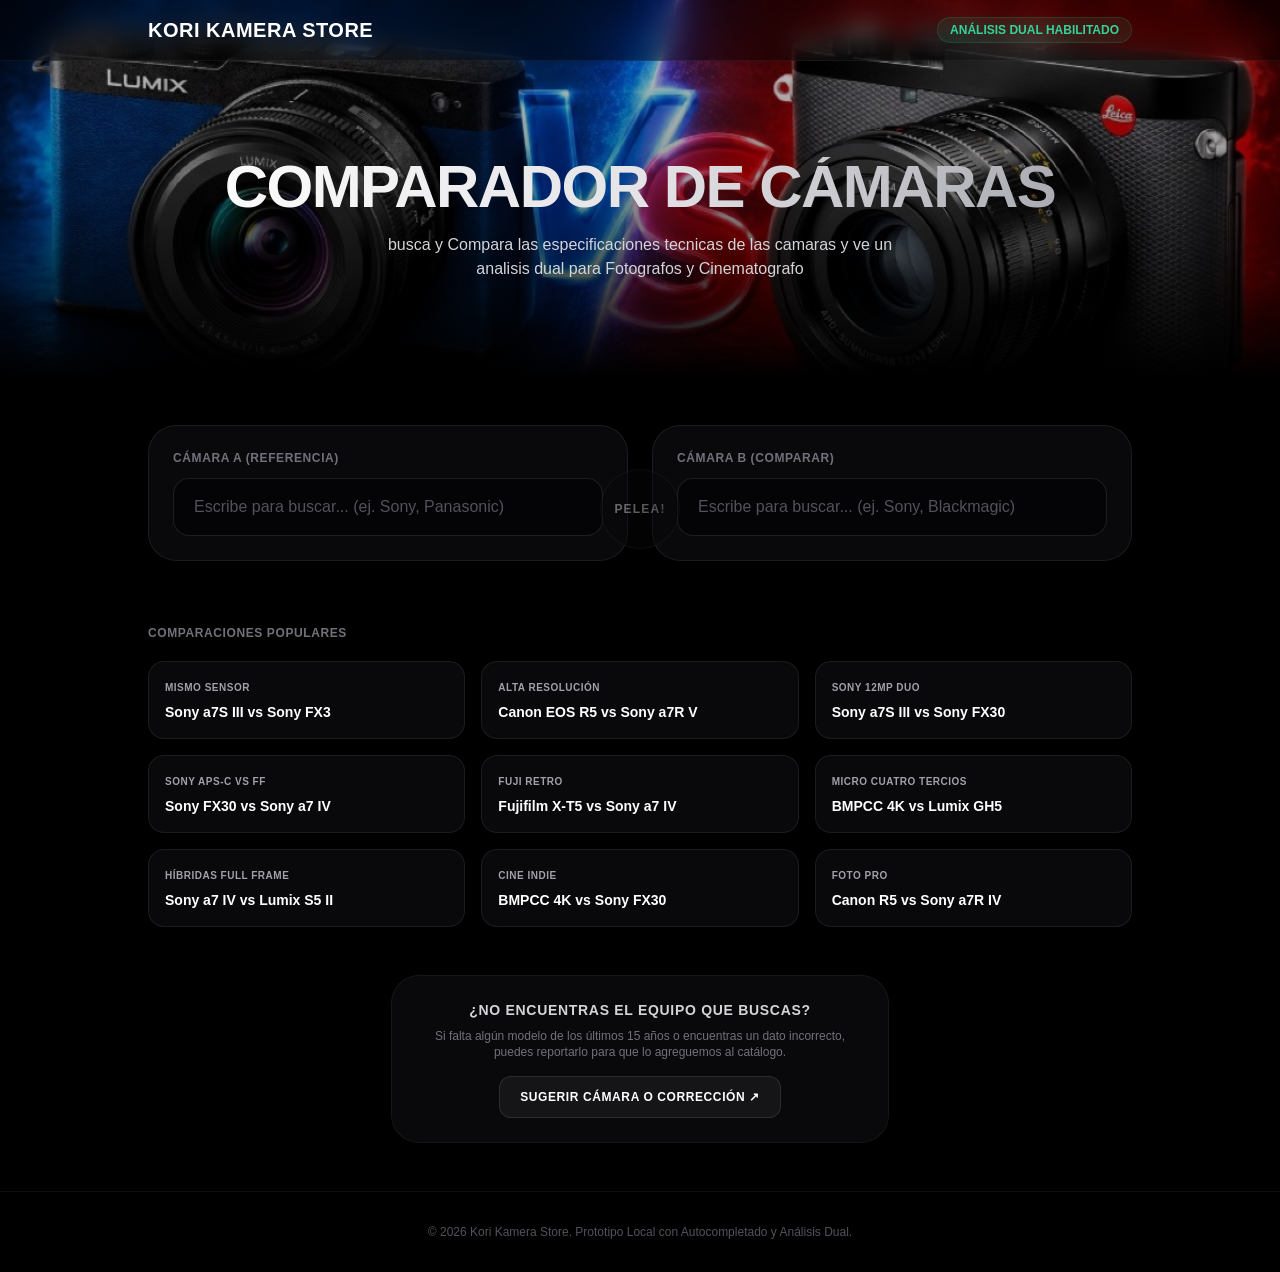
<file: comparador.html>
<!DOCTYPE html>
<html lang="es">
<head>
  <meta charset="UTF-8">
  <meta name="viewport" content="width=device-width, initial-scale=1.0">
  <title>Comparador de Cámaras (Buscador & Análisis Dual) — Kori Kamera Store</title>
  <meta name="description" content="Compara especificaciones técnicas de cámaras de cine y fotografía. Análisis dual interactivo para filmmakers y fotógrafos en Kori Kamera Store.">
  
  <!-- Open Graph — preview en WhatsApp, Instagram, etc. -->
  <meta property="og:title" content="Comparador de Cámaras — Kori Kamera Store" />
  <meta property="og:description" content="Compara especificaciones técnicas de cámaras de cine y fotografía. Análisis dual interactivo para filmmakers y fotógrafos." />
  <meta property="og:image" content="https://korikamera.store/productos/preview_comparador.jpg" />
  <meta property="og:url" content="https://korikamera.store/comparador" />
  <meta property="og:image:type" content="image/jpeg" />
  <meta property="og:image:width" content="1200" />
  <meta property="og:image:height" content="630" />
  <meta property="og:type" content="website" />
  
  <script src="js/tailwind.js"></script>
  <link rel="stylesheet" href="css/style.css" />
  <style>
    .glass-card {
      background: rgba(15, 15, 20, 0.6);
      border: 1px solid rgba(255, 255, 255, 0.08);
      backdrop-filter: blur(16px);
    }
    /* Fondo gris translúcido de alta legibilidad para sugerencias */
    .suggestions-list {
      background: rgba(30, 30, 35, 0.96) !important;
      backdrop-filter: blur(24px) !important;
      border: 1px solid rgba(255, 255, 255, 0.15) !important;
    }
    .suggestions-list button {
      color: #f4f4f5 !important; /* text-zinc-100 */
    }
    .suggestions-list button:hover {
      background: rgba(255, 255, 255, 0.08) !important;
    }
    /* Estilos para el scroll de las sugerencias */
    .suggestions-list::-webkit-scrollbar {
      width: 6px;
    }
    .suggestions-list::-webkit-scrollbar-track {
      background: transparent;
    }
    .suggestions-list::-webkit-scrollbar-thumb {
      background: rgba(255, 255, 255, 0.15);
      border-radius: 99px;
    }
    .suggestions-list::-webkit-scrollbar-thumb:hover {
      background: rgba(255, 255, 255, 0.3);
    }
    
    /* ANIMACIONES ESTILO VIDEOJUEGO (PELEA!) */
    @keyframes epicGlow {
      0%, 100% { transform: scale(1); filter: blur(6px); opacity: 0.45; }
      50% { transform: scale(1.12); filter: blur(12px); opacity: 0.9; }
    }
    .active-epic-glow {
      animation: epicGlow 1.6s infinite ease-in-out;
    }
    
    @keyframes clashLeft {
      0% { transform: translateX(0) scale(1); }
      15% { transform: translateX(-15px) scale(0.98); }
      40% { transform: translateX(35px) scale(1.04) rotate(1deg); }
      70% { transform: translateX(-8px) scale(0.98) rotate(-0.5deg); }
      100% { transform: translateX(0) scale(1); }
    }
    .animate-shake-left {
      animation: clashLeft 0.4s cubic-bezier(0.25, 0.8, 0.25, 1) 1;
    }
    
    @keyframes clashRight {
      0% { transform: translateX(0) scale(1); }
      15% { transform: translateX(15px) scale(0.98); }
      40% { transform: translateX(-35px) scale(1.04) rotate(-1deg); }
      70% { transform: translateX(8px) scale(0.98) rotate(0.5deg); }
      100% { transform: translateX(0) scale(1); }
    }
    .animate-shake-right {
      animation: clashRight 0.4s cubic-bezier(0.25, 0.8, 0.25, 1) 1;
    }
  </style>
</head>
<body class="bg-black text-white min-h-screen flex flex-col justify-between">

  <!-- HEADER CON FONDO DE ANCHO COMPLETO -->
  <header class="relative bg-cover bg-center bg-zinc-950" style="background-image: url('productos/preview_comparador.jpg');">
    <!-- Gradient overlay that fades to solid black at the bottom -->
    <div class="absolute inset-0 bg-gradient-to-b from-black/20 via-black/40 to-black z-0"></div>

    <div class="relative z-10">
      <!-- TOP BAR -->
      <div class="border-b border-white/5 bg-black/40 backdrop-blur-md">
        <div class="max-w-5xl mx-auto px-5 py-4 flex items-center justify-between">
          <a href="index.html" class="text-lg md:text-xl font-black tracking-wide hover:opacity-80 transition-opacity">
            KORI KAMERA STORE
          </a>
          <span class="text-xs uppercase bg-emerald-500/10 text-emerald-400 border border-emerald-500/20 px-3 py-1 rounded-full font-bold">
            Análisis Dual Habilitado
          </span>
        </div>
      </div>

      <!-- HERO TITLE AREA -->
      <div class="max-w-5xl mx-auto px-5 py-16 md:py-24 text-center">
        <h1 class="text-4xl md:text-6xl font-black tracking-tight mb-4 bg-gradient-to-r from-white via-zinc-200 to-zinc-400 bg-clip-text text-transparent uppercase">Comparador de Cámaras</h1>
        <p class="text-zinc-300 text-sm md:text-base leading-relaxed max-w-lg mx-auto font-medium">
          busca y Compara las especificaciones tecnicas de las camaras y ve un analisis dual para Fotografos y Cinematografo
        </p>
      </div>
    </div>
  </header>

  <!-- MAIN CONTENT -->
  <main class="flex-grow max-w-5xl w-full mx-auto px-5 py-12 relative z-10">

    <!-- SELECTORS (SEARCH INPUTS) WITH FIGHT ACTUATOR -->
    <div class="relative mb-10 z-40 isolate">
      <div class="grid md:grid-cols-2 gap-6 relative">
        <!-- Camera A Search -->
        <div id="cardCamA" class="glass-card rounded-[28px] p-6 relative z-20 transition-all duration-300">
          <label class="block text-zinc-500 uppercase tracking-wider text-xs mb-3 font-semibold">Cámara A (Referencia)</label>
          
          <div class="relative">
            <input 
              type="text" 
              id="camASearch" 
              placeholder="Escribe para buscar... (ej. Sony, Panasonic)" 
              class="w-full rounded-2xl border border-white/10 bg-black/50 px-5 py-4 outline-none focus:border-white/30 text-white font-medium placeholder:text-zinc-600 transition-colors"
              oninput="handleSearchInput('A')"
              onfocus="handleSearchFocus('A')"
              autocomplete="off"
            />
            
            <!-- Dropdown Sugerencias con z-50 para que flote sobre todo -->
            <div 
              id="camASuggestions" 
              class="suggestions-list hidden absolute left-0 right-0 mt-2 rounded-2xl border border-white/18 bg-zinc-950/98 backdrop-blur-2xl max-h-60 overflow-y-auto z-50 shadow-[0_20px_50px_rgba(0,0,0,0.8)] divide-y divide-white/5"
            >
              <!-- Carga dinámica -->
            </div>
          </div>
        </div>

        <!-- Camera B Search -->
        <div id="cardCamB" class="glass-card rounded-[28px] p-6 relative z-20 transition-all duration-300">
          <label class="block text-zinc-500 uppercase tracking-wider text-xs mb-3 font-semibold">Cámara B (Comparar)</label>
          
          <div class="relative">
            <input 
              type="text" 
              id="camBSearch" 
              placeholder="Escribe para buscar... (ej. Sony, Blackmagic)" 
              class="w-full rounded-2xl border border-white/10 bg-black/50 px-5 py-4 outline-none focus:border-white/30 text-white font-medium placeholder:text-zinc-600 transition-colors"
              oninput="handleSearchInput('B')"
              onfocus="handleSearchFocus('B')"
              autocomplete="off"
            />
            
            <!-- Dropdown Sugerencias con z-50 -->
            <div 
              id="camBSuggestions" 
              class="suggestions-list hidden absolute left-0 right-0 mt-2 rounded-2xl border border-white/18 bg-zinc-950/98 backdrop-blur-2xl max-h-60 overflow-y-auto z-50 shadow-[0_20px_50px_rgba(0,0,0,0.8)] divide-y divide-white/5"
            >
              <!-- Carga dinámica -->
            </div>
          </div>
        </div>
      </div>

      <!-- BOTÓN PELEA! (CENTRAL EN DESKTOP) -->
      <div class="absolute left-1/2 top-[62%] -translate-x-1/2 -translate-y-1/2 z-30 hidden md:block">
        <div class="relative">
          <!-- Brillo de fondo (epic glow) -->
          <div id="fightGlow" class="absolute -inset-1 rounded-full bg-gradient-to-r from-red-500 to-sky-400 blur-md opacity-0 transition-opacity duration-500"></div>
          
          <button 
            id="btnFight" 
            onclick="triggerFight()" 
            class="relative w-20 h-20 rounded-full bg-zinc-950 text-white font-black text-xs uppercase tracking-widest border border-white/10 hover:border-white/20 transition-all duration-300 flex items-center justify-center select-none cursor-not-allowed opacity-40 group"
            disabled
          >
            <!-- Capa de color de fondo -->
            <div class="absolute inset-0.5 rounded-full bg-gradient-to-br from-red-600/30 via-zinc-950 to-sky-500/30 opacity-0 group-hover:opacity-100 transition-opacity duration-300"></div>
            <span class="relative z-10 font-black tracking-widest text-transparent bg-clip-text bg-gradient-to-r from-white via-zinc-200 to-zinc-400 drop-shadow-[0_2px_3px_rgba(0,0,0,0.8)]">Pelea!</span>
          </button>
        </div>
      </div>

      <!-- BOTÓN PELEA! (MÓVIL) -->
      <div class="flex justify-center mt-4 md:hidden">
        <div class="relative">
          <!-- Brillo de fondo (epic glow móvil) -->
          <div id="fightGlowMobile" class="absolute -inset-1 rounded-full bg-gradient-to-r from-red-500 to-sky-400 blur-md opacity-0 transition-opacity duration-500"></div>
          
          <button 
            id="btnFightMobile" 
            onclick="triggerFight()" 
            class="relative w-16 h-16 rounded-full bg-zinc-950 text-white font-black text-[10px] uppercase tracking-widest border border-white/10 hover:border-white/20 transition-all duration-300 flex items-center justify-center select-none cursor-not-allowed opacity-40"
            disabled
          >
            <!-- Capa de color de fondo -->
            <div class="absolute inset-0.5 rounded-full bg-gradient-to-br from-red-600/20 via-zinc-950 to-sky-500/20 opacity-0 active:opacity-100 transition-opacity duration-300"></div>
            <span class="relative z-10 font-bold tracking-widest text-transparent bg-clip-text bg-gradient-to-r from-white via-zinc-200 to-zinc-400 drop-shadow-[0_2px_3px_rgba(0,0,0,0.8)]">Pelea!</span>
          </button>
        </div>
      </div>
    </div>

    <!-- DYNAMIC COMPARISON SUMMARY (DUAL DIVISION) -->
    <!-- Le damos z-0 para asegurar que quede por debajo de los buscadores desplegados -->
    <div id="comparisonSummaryBox" class="glass-card rounded-[34px] border border-blue-500/20 bg-gradient-to-r from-blue-950/15 to-purple-950/15 p-6 md:p-8 mb-10 relative z-0 hidden">
      <h3 class="font-bold text-lg mb-6 flex items-center gap-2 text-zinc-200">
        <span class="w-2.5 h-2.5 rounded-full bg-blue-400"></span>
        Análisis Comparativo Profesional
      </h3>
      
      <div class="grid md:grid-cols-2 gap-8">
        <!-- Columna Filmmakers (Video) -->
        <div class="space-y-4">
          <h4 class="text-emerald-400 font-extrabold text-sm uppercase tracking-wider flex items-center gap-2">
            <span>🎥</span> Para Cineastas y Filmmakers
          </h4>
          
          <!-- Cámara A Video -->
          <div class="bg-white/5 rounded-2xl p-4 border border-emerald-500/10">
            <h5 class="text-xs font-bold text-emerald-300 uppercase mb-2 flex items-center gap-1.5" id="videoTitleCamA">
              <!-- Nombre Cámara A -->
            </h5>
            <ul id="videoListCamA" class="text-xs text-zinc-300 space-y-2 list-none">
              <!-- dynamic content -->
            </ul>
          </div>
          
          <!-- Cámara B Video -->
          <div class="bg-white/5 rounded-2xl p-4 border border-emerald-500/10">
            <h5 class="text-xs font-bold text-emerald-300 uppercase mb-2 flex items-center gap-1.5" id="videoTitleCamB">
              <!-- Nombre Cámara B -->
            </h5>
            <ul id="videoListCamB" class="text-xs text-zinc-300 space-y-2 list-none">
              <!-- dynamic content -->
            </ul>
          </div>
        </div>
        
        <!-- Columna Fotógrafos (Foto) -->
        <div class="space-y-4 border-t md:border-t-0 md:border-l border-white/10 pt-6 md:pt-0 md:pl-8">
          <h4 class="text-sky-400 font-extrabold text-sm uppercase tracking-wider flex items-center gap-2">
            <span>📸</span> Para Fotógrafos y Creadores Visuales
          </h4>
          
          <!-- Cámara A Foto -->
          <div class="bg-white/5 rounded-2xl p-4 border border-sky-500/10">
            <h5 class="text-xs font-bold text-sky-300 uppercase mb-2 flex items-center gap-1.5" id="photoTitleCamA">
              <!-- Nombre Cámara A -->
            </h5>
            <ul id="photoListCamA" class="text-xs text-zinc-300 space-y-2 list-none">
              <!-- dynamic content -->
            </ul>
          </div>
          
          <!-- Cámara B Foto -->
          <div class="bg-white/5 rounded-2xl p-4 border border-sky-500/10">
            <h5 class="text-xs font-bold text-sky-300 uppercase mb-2 flex items-center gap-1.5" id="photoTitleCamB">
              <!-- Nombre Cámara B -->
            </h5>
            <ul id="photoListCamB" class="text-xs text-zinc-300 space-y-2 list-none">
              <!-- dynamic content -->
            </ul>
          </div>
        </div>
      </div>
    </div>

    <!-- COMPARADOR VISUAL DE TAMAÑO -->
    <div id="sizeComparisonBox" class="glass-card rounded-[34px] border border-blue-500/20 bg-gradient-to-r from-blue-950/15 to-purple-950/15 p-6 md:p-8 mb-10 relative z-0 hidden">
      <h3 class="font-bold text-lg mb-2 flex items-center gap-2 text-zinc-200 text-left">
        <span class="w-2.5 h-2.5 rounded-full bg-purple-400"></span>
        Comparativa Visual de Tamaño
      </h3>
      <p class="text-xs text-zinc-400 mb-6 text-left">
        Comparación visual de las dimensiones físicas a escala. Selecciona los modos para alternar vistas y superposiciones.
      </p>

      <!-- Controles -->
      <div class="flex flex-wrap items-center justify-between gap-4 mb-6 border-b border-white/5 pb-4">
        <!-- Vista: Frente / Superior -->
        <div class="flex bg-black/40 rounded-xl p-1 border border-white/10 text-xs">
          <button id="btnViewFront" onclick="setSizeView('front')" class="px-4 py-2 rounded-lg font-bold transition-all text-white bg-white/10">Vista Frontal</button>
          <button id="btnViewTop" onclick="setSizeView('top')" class="px-4 py-2 rounded-lg font-bold transition-all text-zinc-400 hover:text-white">Vista Superior</button>
        </div>

        <!-- Modo: Lado a Lado / Superponer -->
        <div class="flex bg-black/40 rounded-xl p-1 border border-white/10 text-xs">
          <button id="btnModeSide" onclick="setSizeMode('side')" class="px-4 py-2 rounded-lg font-bold transition-all text-white bg-white/10">Lado a Lado</button>
          <button id="btnModeOverlay" onclick="setSizeMode('overlay')" class="px-4 py-2 rounded-lg font-bold transition-all text-zinc-400 hover:text-white">Superponer</button>
        </div>
      </div>

      <!-- Área de Dibujo SVG -->
      <div class="relative w-full bg-zinc-950/60 rounded-2xl border border-white/5 p-6 min-h-[300px] flex items-center justify-center overflow-hidden">
        
        <!-- Contenedor Lado a Lado -->
        <div id="sizeSideContainer" class="flex flex-col sm:flex-row items-center justify-center gap-12 w-full">
          <!-- Cámara A -->
          <div class="flex flex-col items-center gap-3">
            <span class="text-xs font-bold text-red-400" id="sizeLabelCamA">Cámara A</span>
            <div id="svgContainerCamA" class="flex items-center justify-center min-h-[160px]"></div>
            <span class="text-[10px] text-zinc-500 font-semibold" id="sizeMetricsCamA">-</span>
          </div>

          <!-- Cámara B -->
          <div class="flex flex-col items-center gap-3">
            <span class="text-xs font-bold text-sky-400" id="sizeLabelCamB">Cámara B</span>
            <div id="svgContainerCamB" class="flex items-center justify-center min-h-[160px]"></div>
            <span class="text-[10px] text-zinc-500 font-semibold" id="sizeMetricsCamB">-</span>
          </div>
        </div>

        <!-- Contenedor Superpuesto -->
        <div id="sizeOverlayContainer" class="hidden relative w-[280px] h-[240px]">
          <div id="svgOverlayA" class="absolute top-1/2 left-1/2 -translate-x-1/2 -translate-y-1/2 transition-all duration-300 mix-blend-screen z-10"></div>
          <div id="svgOverlayB" class="absolute top-1/2 left-1/2 -translate-x-1/2 -translate-y-1/2 transition-all duration-300 mix-blend-screen z-20"></div>
        </div>

      </div>

      <!-- Métricas comparativas -->
      <div id="sizeMetricsBox" class="mt-6 grid grid-cols-2 md:grid-cols-4 gap-4 text-left">
        <!-- Ancho -->
        <div class="bg-white/5 border border-white/10 rounded-2xl p-4">
          <span class="block text-[10px] uppercase tracking-wider text-zinc-500 font-bold">Diferencia Ancho</span>
          <span id="metricDiffW" class="text-base font-extrabold text-white mt-1 block">-</span>
        </div>
        <!-- Alto -->
        <div class="bg-white/5 border border-white/10 rounded-2xl p-4">
          <span class="block text-[10px] uppercase tracking-wider text-zinc-500 font-bold">Diferencia Alto</span>
          <span id="metricDiffH" class="text-base font-extrabold text-white mt-1 block">-</span>
        </div>
        <!-- Profundidad -->
        <div class="bg-white/5 border border-white/10 rounded-2xl p-4">
          <span class="block text-[10px] uppercase tracking-wider text-zinc-500 font-bold">Diferencia Profundidad</span>
          <span id="metricDiffD" class="text-base font-extrabold text-white mt-1 block">-</span>
        </div>
        <!-- Volumen -->
        <div class="bg-white/5 border border-white/10 rounded-2xl p-4">
          <span class="block text-[10px] uppercase tracking-wider text-zinc-500 font-bold">Diferencia Volumen</span>
          <span id="metricDiffV" class="text-base font-extrabold text-white mt-1 block">-</span>
        </div>
      </div>
    </div>

    <!-- ATRIBUTOS DE RENDIMIENTO (SKILLS) -->
    <div id="skillsComparisonBox" class="glass-card rounded-[34px] border border-blue-500/20 bg-gradient-to-r from-blue-950/15 to-purple-950/15 p-6 md:p-8 mb-10 relative z-0 hidden">
      <h3 class="font-bold text-lg mb-2 flex items-center gap-2 text-zinc-200 text-left">
        <span class="w-2.5 h-2.5 rounded-full bg-emerald-400"></span>
        Atributos de Rendimiento
      </h3>
      <p class="text-xs text-zinc-400 mb-6 text-left">
        Comparativa de habilidades técnica y operativa inspirada en interfaces de videojuegos (Escala 0 a 6).
      </p>

      <!-- Grid de Atributos -->
      <div id="skillsContainer" class="grid sm:grid-cols-2 gap-4 text-left">
        <!-- Renderizado dinámico -->
      </div>
    </div>

    <!-- COMPARISON TABLE -->
    <div id="comparisonTableBox" class="glass-card rounded-[34px] overflow-hidden relative z-0 hidden">
      <table class="w-full border-collapse text-left">
        <thead>
          <tr class="border-b border-white/5 bg-white/5">
            <th class="p-5 text-sm uppercase tracking-wider text-zinc-400 font-bold w-1/3">Especificación</th>
            <th id="tableHeaderCamA" class="p-5 text-base text-white font-black w-1/3 text-center">-</th>
            <th id="tableHeaderCamB" class="p-5 text-base text-white font-black w-1/3 text-center">-</th>
          </tr>
        </thead>
        <tbody class="divide-y divide-white/5 text-sm text-zinc-300" id="tableBody">
          <!-- Carga dinámica de filas -->
        </tbody>
      </table>
    </div>

    <!-- COMPARACIONES POPULARES (SEO) -->
    <div class="mt-16">
      <h3 class="text-zinc-500 uppercase tracking-wider text-xs font-bold mb-5 text-left">Comparaciones Populares</h3>
      <div id="popularMatchesContainer" class="grid grid-cols-2 md:grid-cols-3 gap-4 text-sm text-left">
        <!-- Carga dinámica por JS -->
      </div>
    </div>

  </main>

  <!-- BANNER DE SUGERENCIA DE CÁMARAS -->
  <div class="glass-card rounded-[28px] border border-white/5 p-6 text-center max-w-2xl mx-auto mb-12 relative z-10">
    <h3 class="font-extrabold text-sm text-zinc-300 uppercase tracking-wider mb-2">¿No encuentras el equipo que buscas?</h3>
    <p class="text-zinc-500 text-xs mb-4 max-w-md mx-auto">
      Si falta algún modelo de los últimos 15 años o encuentras un dato incorrecto, puedes reportarlo para que lo agreguemos al catálogo.
    </p>
    <button 
      onclick="openSuggestionModal('')" 
      class="bg-white/5 hover:bg-white/10 text-white border border-white/10 rounded-xl px-5 py-3 text-xs font-bold uppercase tracking-wider transition-colors cursor-pointer"
    >
      Sugerir Cámara o Corrección ↗
    </button>
  </div>

  <!-- MODAL DE SUGERENCIAS -->
  <div id="suggestionModal" class="fixed inset-0 bg-black/80 backdrop-blur-md hidden items-center justify-center z-50 p-4 transition-all duration-300 opacity-0">
    <div class="glass-card rounded-[34px] border border-white/10 max-w-md w-full p-6 md:p-8 relative shadow-[0_20px_50px_rgba(0,0,0,0.9)] transform scale-95 transition-all duration-300">
      
      <!-- Botón de cerrar -->
      <button onclick="closeSuggestionModal()" class="absolute top-5 right-5 text-zinc-500 hover:text-white transition-colors text-xl font-bold p-1 cursor-pointer">
        &times;
      </button>

      <div class="mb-6">
        <h3 class="font-extrabold text-xl text-white mb-2">Sugerir Cámara o Corrección</h3>
        <p class="text-zinc-500 text-xs">
          ¿Falta alguna cámara de los últimos 15 años o hay algún dato incorrecto? Envíanos los detalles para agregarlo manualmente.
        </p>
      </div>

      <!-- Formulario de sugerencias -->
      <form id="suggestionForm" name="camera-suggestions" method="POST" data-netlify="true" onsubmit="handleFormSubmit(event)" class="space-y-4">
        <!-- Input oculto para Netlify Forms -->
        <input type="hidden" name="form-name" value="camera-suggestions" />
        
        <div>
          <label class="block text-zinc-400 text-xs uppercase tracking-wider mb-2 font-bold">Modelo de Cámara</label>
          <input 
            type="text" 
            name="camera-model" 
            id="modalCamModel"
            placeholder="Ej. Sony Alpha 7R V, Fujifilm X-T5" 
            required
            class="w-full rounded-xl border border-white/10 bg-black/50 px-4 py-3 outline-none focus:border-white/30 text-white text-sm text-zinc-200"
          />
        </div>

        <div>
          <label class="block text-zinc-400 text-xs uppercase tracking-wider mb-2 font-bold">Especificaciones Faltantes o Mensaje</label>
          <textarea 
            name="message" 
            id="modalMessage"
            rows="3" 
            placeholder="Comentarios (ej. falta año, sensor Full Frame...)" 
            class="w-full rounded-xl border border-white/10 bg-black/50 px-4 py-3 outline-none focus:border-white/30 text-white text-sm resize-none text-zinc-200"
          ></textarea>
        </div>

        <div class="grid grid-cols-2 gap-3 pt-2">
          <!-- Botón de WhatsApp -->
          <button 
            type="button" 
            onclick="sendViaWhatsApp()"
            class="w-full bg-emerald-600/10 text-emerald-400 hover:bg-emerald-600/20 border border-emerald-500/20 rounded-xl py-3 text-xs font-bold uppercase tracking-wider transition-all flex items-center justify-center gap-1.5 cursor-pointer"
          >
            <span>💬</span> WhatsApp
          </button>
          
          <!-- Botón Enviar -->
          <button 
            type="submit" 
            class="w-full bg-gradient-to-r from-blue-600 to-purple-600 text-white hover:from-blue-500 hover:to-purple-500 rounded-xl py-3 text-xs font-bold uppercase tracking-wider transition-all shadow-lg cursor-pointer"
          >
            Enviar Datos
          </button>
        </div>
      </form>

      <!-- Pantalla de Éxito -->
      <div id="modalSuccessState" class="hidden text-center py-6 space-y-4">
        <div class="w-16 h-16 bg-emerald-500/10 text-emerald-400 border border-emerald-500/20 rounded-full flex items-center justify-center mx-auto text-3xl">
          ✓
        </div>
        <div>
          <h4 class="font-bold text-white text-lg">¡Sugerencia Recibida!</h4>
          <p class="text-zinc-500 text-xs max-w-xs mx-auto mt-2" id="successStateMsg">
            Tu sugerencia se ha registrado con éxito. Revisaremos los datos para agregarlos al catálogo técnico.
          </p>
        </div>
        <button 
          type="button"
          onclick="closeSuggestionModal()" 
          class="bg-white/5 border border-white/10 hover:bg-white/10 text-white text-xs font-bold uppercase tracking-wider px-6 py-2.5 rounded-xl transition-colors cursor-pointer"
        >
          Entendido
        </button>
      </div>

    </div>
  </div>

  <!-- FOOTER -->
  <footer class="border-t border-white/5 py-8 text-center text-xs text-zinc-600 relative z-10">
    &copy; 2026 Kori Kamera Store. Prototipo Local con Autocompletado y Análisis Dual.
  </footer>

  <script>
    // Base de datos que se cargará desde el archivo JSON
    let cameraDb = [];
    
    // Variables de estado
    let activeCamA = null;
    let activeCamB = null;
    let usdToClpRate = 930; // Fallback por defecto si falla la API

    // Cargar nombres por defecto e iniciar tasa de cambio
    async function init() {
      try {
        const response = await fetch('js/cameras_db.json?v=' + new Date().getTime());
        if (response.ok) {
          cameraDb = await response.json();
          console.log(`Base de datos cargada: ${cameraDb.length} cámaras.`);
        }
      } catch (err) {
        console.error("No se pudo cargar la base de datos de cámaras, usando fallback interno.", err);
      }
      
      // Si la carga falló, inicializamos con una lista mínima de respaldo
      if (!cameraDb || cameraDb.length === 0) {
        cameraDb = [
          {
            id: "sony-a7siii",
            name: "Sony Alpha 7S III",
            brand: "Sony",
            year: 2020,
            sensor: "Full Frame (CMOS)",
            sensorSize: "Full Frame",
            resolution: "12.1 MP",
            resolutionNum: 12.1,
            mount: "Sony E-mount",
            maxVideo: "4K @ 120fps",
            maxVideoFps: 120,
            maxIso: 409600,
            weight: "614 g",
            weightNum: 614,
            stabilization: "Sí",
            hasIbis: true,
            bitrate: "600 Mbps",
            rawSupport: true,
            priceUsd: 3499
          },
          {
            id: "sony-fx3",
            name: "Sony FX3 (Cinema Line)",
            brand: "Sony",
            year: 2021,
            sensor: "Full Frame (CMOS)",
            sensorSize: "Full Frame",
            resolution: "12.1 MP",
            resolutionNum: 12.1,
            mount: "Sony E-mount",
            maxVideo: "4K @ 120fps",
            maxVideoFps: 120,
            maxIso: 409600,
            weight: "715 g",
            weightNum: 715,
            stabilization: "Sí",
            hasIbis: true,
            bitrate: "600 Mbps",
            rawSupport: true,
            priceUsd: 3899
          }
        ];
      }

      // Cargar cámaras desde parámetros URL para SEO / Deep Linking
      const urlParams = new URLSearchParams(window.location.search);
      const c1 = urlParams.get('c1');
      const c2 = urlParams.get('c2');

      activeCamA = cameraDb.find(c => c.id === c1) || null;
      activeCamB = cameraDb.find(c => c.id === c2) || null;

      // Si no hay parámetros URL, intentar cargar del localStorage
      if (!activeCamA && !activeCamB) {
        const lastC1 = localStorage.getItem('last_compared_c1');
        const lastC2 = localStorage.getItem('last_compared_c2');
        if (lastC1) activeCamA = cameraDb.find(c => c.id === lastC1) || null;
        if (lastC2) activeCamB = cameraDb.find(c => c.id === lastC2) || null;
      }

      document.getElementById('camASearch').value = activeCamA ? activeCamA.name : "";
      document.getElementById('camBSearch').value = activeCamB ? activeCamB.name : "";
      
      // Habilitar/deshabilitar botón Pelea según selección
      checkFightButton();

      // Si ya están ambas cargadas desde URL o persistencia, comparamos directamente
      if (activeCamA && activeCamB) {
        compare();
      }
      
      // Renderizar el bloque de comparación dinámico y aleatorio
      renderPopularMatches();
      
      // Intentar cargar la tasa en tiempo real en segundo plano
      await fetchExchangeRate();
    }

    // Consultar API de tasa de cambio
    async function fetchExchangeRate() {
      try {
        const res = await fetch('https://open.er-api.com/v6/latest/USD');
        if (res.ok) {
          const data = await res.json();
          if (data && data.rates && data.rates.CLP) {
            usdToClpRate = Math.round(data.rates.CLP);
            console.log("Tasa de cambio USD to CLP actualizada: $" + usdToClpRate);
          }
        }
      } catch (e) {
        console.warn("No se pudo conectar a la API de exchange rate. Usando fallback de $" + usdToClpRate);
      }
    }

    // Al enfocar, elevamos el z-index de la tarjeta para que el menú flote sobre las demás
    function handleSearchFocus(type) {
      document.getElementById('cardCamA').style.zIndex = type === 'A' ? '40' : '20';
      document.getElementById('cardCamB').style.zIndex = type === 'B' ? '40' : '20';
      handleSearchInput(type);
    }

    // Maneja la entrada de texto y muestra sugerencias filtradas
    function handleSearchInput(type) {
      const query = document.getElementById(`cam${type}Search`).value.trim().toLowerCase();
      const container = document.getElementById(`cam${type}Suggestions`);
      
      if (query === "") {
        let recents = [];
        try {
          recents = JSON.parse(localStorage.getItem('recent_cameras')) || [];
        } catch (e) {}
        
        const recentCams = recents.map(id => cameraDb.find(c => c.id === id)).filter(Boolean);
        
        if (recentCams.length > 0) {
          container.innerHTML = `
            <div class="px-5 py-2 text-[10px] uppercase tracking-wider text-zinc-500 font-bold bg-white/5 border-b border-white/5 text-left">Búsquedas Recientes</div>
            ` + recentCams.map(cam => `
              <button 
                onclick="selectCamera('${type}', '${cam.id}')" 
                class="w-full text-left px-5 py-3.5 text-sm hover:bg-white/5 transition-all flex justify-between items-center group cursor-pointer"
              >
                <span class="flex items-center gap-2">
                  <span class="text-zinc-500 text-[10px]">🕒</span>
                  <span>${cam.name}</span>
                </span>
                <span class="text-xs text-zinc-500 group-hover:text-zinc-300 font-medium">${cam.brand}</span>
              </button>
            `).join('') + `
            <div class="px-5 py-2 text-[10px] uppercase tracking-wider text-zinc-500 font-bold bg-white/5 border-t border-b border-white/5 text-left">Cámaras Populares</div>
          ` + cameraDb.slice(0, 6).map(cam => `
              <button 
                onclick="selectCamera('${type}', '${cam.id}')" 
                class="w-full text-left px-5 py-3.5 text-sm hover:bg-white/5 transition-all flex justify-between items-center group cursor-pointer"
              >
                <span>${cam.name}</span>
                <span class="text-xs text-zinc-500 group-hover:text-zinc-300 font-medium">${cam.brand}</span>
              </button>
            `).join('');
          container.classList.remove('hidden');
          return;
        }
      }

      const filtered = cameraDb.filter(cam => cam.name.toLowerCase().includes(query) || cam.brand.toLowerCase().includes(query));
      
      if (filtered.length === 0) {
        container.innerHTML = `
          <div class="p-4 text-xs text-zinc-500 text-center">
            <span>No se encontraron cámaras</span>
            <button onclick="openSuggestionModal('${type}')" class="block w-full mt-2 text-blue-400 hover:underline font-bold text-center cursor-pointer">
              ¿Falta este modelo? Sugiérelo aquí ↗
            </button>
          </div>
        `;
      } else {
        container.innerHTML = filtered.slice(0, 12).map(cam => `
          <button 
            onclick="selectCamera('${type}', '${cam.id}')" 
            class="w-full text-left px-5 py-3.5 text-sm hover:bg-white/5 transition-all flex justify-between items-center group cursor-pointer"
          >
            <span>${cam.name}</span>
            <span class="text-xs text-zinc-500 group-hover:text-zinc-300 font-medium">${cam.brand}</span>
          </button>
        `).join('');
      }
      
      container.classList.remove('hidden');
    }

    // Selecciona una sugerencia
    function selectCamera(type, camId) {
      const cam = cameraDb.find(c => c.id === camId);
      if (!cam) return;

      if (type === 'A') {
        activeCamA = cam;
        document.getElementById('camASearch').value = cam.name;
      } else {
        activeCamB = cam;
        document.getElementById('camBSearch').value = cam.name;
      }

      // Cerrar sugerencias y restaurar z-indexes por defecto
      document.getElementById(`cam${type}Suggestions`).classList.add('hidden');
      document.getElementById('cardCamA').style.zIndex = '20';
      document.getElementById('cardCamB').style.zIndex = '20';
      
      // Ocultar comparación anterior para reflejar que la selección cambió y forzar presionar "Pelea!"
      document.getElementById('comparisonTableBox').classList.add('hidden');
      document.getElementById('comparisonSummaryBox').classList.add('hidden');
      document.getElementById('sizeComparisonBox').classList.add('hidden');
      document.getElementById('skillsComparisonBox').classList.add('hidden');

      // Guardar en la lista de recientes
      try {
        let recents = JSON.parse(localStorage.getItem('recent_cameras')) || [];
        recents = recents.filter(id => id !== cam.id);
        recents.unshift(cam.id);
        recents = recents.slice(0, 5); // Guardar las últimas 5 únicas
        localStorage.setItem('recent_cameras', JSON.stringify(recents));
      } catch (e) {
        console.warn("No se pudo escribir en localStorage:", e);
      }

      // Guardar la última cámara seleccionada por tipo
      try {
        localStorage.setItem('last_compared_c' + (type === 'A' ? '1' : '2'), cam.id);
      } catch (e) {
        console.warn("No se pudo guardar la última selección en localStorage:", e);
      }

      // Actualizar el estado del botón Pelea!
      checkFightButton();
    }

    // Cerrar sugerencias si se hace clic fuera del buscador
    document.addEventListener('click', (event) => {
      ['A', 'B'].forEach(type => {
        const input = document.getElementById(`cam${type}Search`);
        const container = document.getElementById(`cam${type}Suggestions`);
        if (input && container && !input.contains(event.target) && !container.contains(event.target)) {
          container.classList.add('hidden');
          // Restaurar z-index
          document.getElementById(`cardCam${type}`).style.zIndex = '20';
          // Restaurar nombre actual
          const currentCam = type === 'A' ? activeCamA : activeCamB;
          if (currentCam) input.value = currentCam.name;
        }
      });
    });

    // Comparación técnica y renderizado
    function compare() {
      // Actualizar URL y meta tags en base al estado de selección (SEO)
      if (activeCamA && activeCamB) {
        const newUrl = `${window.location.pathname}?c1=${activeCamA.id}&c2=${activeCamB.id}`;
        try {
          window.history.replaceState({ path: newUrl }, '', newUrl);
        } catch (e) {
          console.warn("replaceState bloqueado por el navegador (ejecución local):", e);
        }
        document.title = `${activeCamA.name} vs ${activeCamB.name} | Comparador de Cámaras — Kori Kamera Store`;
        
        const description = `Compara las especificaciones técnicas de la ${activeCamA.name} y la ${activeCamB.name}. Análisis dual para fotógrafos y filmmakers con precios estimados en pesos chilenos.`;
        let metaDesc = document.querySelector('meta[name="description"]');
        if (metaDesc) metaDesc.setAttribute('content', description);
      } else if (activeCamA || activeCamB) {
        const singleId = activeCamA ? activeCamA.id : activeCamB.id;
        const newUrl = `${window.location.pathname}?c1=${singleId}`;
        try {
          window.history.replaceState({ path: newUrl }, '', newUrl);
        } catch (e) {
          console.warn("replaceState bloqueado por el navegador (ejecución local):", e);
        }
        document.title = `Comparador de Cámaras — Kori Kamera Store`;
      } else {
        const newUrl = window.location.pathname;
        try {
          window.history.replaceState({ path: newUrl }, '', newUrl);
        } catch (e) {
          console.warn("replaceState bloqueado por el navegador (ejecución local):", e);
        }
        document.title = `Comparador de Cámaras (Buscador & Análisis Dual) — Kori Kamera Store`;
      }

      if (!activeCamA || !activeCamB) {
        document.getElementById('comparisonTableBox').classList.add('hidden');
        document.getElementById('comparisonSummaryBox').classList.add('hidden');
        document.getElementById('sizeComparisonBox').classList.add('hidden');
        document.getElementById('skillsComparisonBox').classList.add('hidden');
        return;
      }

      document.getElementById('tableHeaderCamA').innerText = activeCamA.name;
      document.getElementById('tableHeaderCamB').innerText = activeCamB.name;
      
      const priceClpA = activeCamA.priceUsd ? Math.round(activeCamA.priceUsd * usdToClpRate) : 0;
      const priceClpB = activeCamB.priceUsd ? Math.round(activeCamB.priceUsd * usdToClpRate) : 0;

      const specs = [
        { label: "Fabricante", valA: activeCamA.brand || 'N/D', valB: activeCamB.brand || 'N/D' },
        { label: "Año de Lanzamiento", valA: activeCamA.year || 'N/D', valB: activeCamB.year || 'N/D' },
        { label: "Sensor", valA: activeCamA.sensor || 'N/D', valB: activeCamB.sensor || 'N/D' },
        { label: "Resolución Foto", valA: activeCamA.resolution || 'N/D', valB: activeCamB.resolution || 'N/D' },
        { label: "Montura", valA: activeCamA.mount || 'N/D', valB: activeCamB.mount || 'N/D' },
        { label: "Resolución Máxima de Video", valA: activeCamA.maxVideo || 'N/D', valB: activeCamB.maxVideo || 'N/D' },
        { label: "Sensibilidad ISO Máxima", valA: activeCamA.maxIso ? activeCamA.maxIso.toLocaleString('es-CL') : 'N/D', valB: activeCamB.maxIso ? activeCamB.maxIso.toLocaleString('es-CL') : 'N/D' },
        { label: "Tasa de Bits (Bitrate) Máx.", valA: activeCamA.bitrate || 'N/D', valB: activeCamB.bitrate || 'N/D' },
        { label: "Estabilización", valA: activeCamA.stabilization || 'N/D', valB: activeCamB.stabilization || 'N/D' },
        { label: "Peso (Cuerpo)", valA: activeCamA.weight || 'N/D', valB: activeCamB.weight || 'N/D' },
        { 
          label: "Precio Estimado (USD)", 
          valA: activeCamA.priceUsd ? `<strong class="text-white">$${activeCamA.priceUsd.toLocaleString('en-US')} USD</strong>` : 'N/D', 
          valB: activeCamB.priceUsd ? `<strong class="text-white">$${activeCamB.priceUsd.toLocaleString('en-US')} USD</strong>` : 'N/D' 
        },
        { 
          label: "Precio Estimado (CLP)", 
          valA: priceClpA ? `<span class="text-emerald-400 font-semibold">~$${priceClpA.toLocaleString('es-CL')} CLP</span>` : 'N/D', 
          valB: priceClpB ? `<span class="text-emerald-400 font-semibold">~$${priceClpB.toLocaleString('es-CL')} CLP</span>` : 'N/D' 
        },
        { 
          label: "Enlaces de Búsqueda", 
          valA: `<a href="https://www.google.com/search?tbm=shop&q=${encodeURIComponent(activeCamA.name)}" target="_blank" class="text-blue-400 hover:text-blue-300 font-bold underline transition-colors">Buscar Precio en Vivo ↗</a>`, 
          valB: `<a href="https://www.google.com/search?tbm=shop&q=${encodeURIComponent(activeCamB.name)}" target="_blank" class="text-blue-400 hover:text-blue-300 font-bold underline transition-colors">Buscar Precio en Vivo ↗</a>` 
        }
      ];
      
      const tbody = document.getElementById('tableBody');
      tbody.innerHTML = '';
      
      specs.forEach(spec => {
        const row = document.createElement('tr');
        row.className = "hover:bg-white/5 transition-colors duration-200";
        row.innerHTML = `
          <td class="p-5 font-semibold text-zinc-400">${spec.label}</td>
          <td class="p-5 text-center">${spec.valA}</td>
          <td class="p-5 text-center font-medium">${spec.valB}</td>
        `;
        tbody.appendChild(row);
      });
      
      document.getElementById('comparisonTableBox').classList.remove('hidden');
      generateSummary(activeCamA, activeCamB);
      updateSizeComparison();
      updateCameraSkills();
    }

    // Motor de comparación dinámico dual (Filmmakers vs Fotógrafos)
    function generateSummary(camA, camB) {
      if (camA.id === camB.id) {
        document.getElementById('comparisonSummaryBox').classList.add('hidden');
        return;
      }
      
      // Títulos
      document.getElementById('videoTitleCamA').innerHTML = `<span>⚡</span> Ventajas de ${camA.name}`;
      document.getElementById('videoTitleCamB').innerHTML = `<span>⚡</span> Ventajas de ${camB.name}`;
      document.getElementById('photoTitleCamA').innerHTML = `<span>⚡</span> Ventajas de ${camA.name}`;
      document.getElementById('photoTitleCamB').innerHTML = `<span>⚡</span> Ventajas de ${camB.name}`;

      // Función para extraer las ventajas de una cámara frente a otra
      function getAdvantageList(target, compare, mode) {
        const advantages = [];
        
        const targetPrice = target.priceUsd || 0;
        const comparePrice = compare.priceUsd || 0;
        const targetMaxVideo = target.maxVideo || "";
        const compareMaxVideo = compare.maxVideo || "";
        const targetBitrate = target.bitrate || "";
        const compareBitrate = compare.bitrate || "";
        const targetMount = target.mount || "";
        const compareMount = compare.mount || "";
        const targetMaxIso = target.maxIso || 0;
        const compareMaxIso = compare.maxIso || 0;
        const targetWeight = target.weight || "";
        const compareWeight = compare.weight || "";

        if (mode === 'video') {
          // 0. Ventaja de presupuesto
          if (targetPrice && comparePrice && targetPrice < comparePrice) {
            const priceDiffUsd = comparePrice - targetPrice;
            const priceDiffClp = Math.round(priceDiffUsd * usdToClpRate);
            advantages.push(`<strong>Costo / Presupuesto:</strong> Ahorras aprox. <strong>$${priceDiffUsd.toLocaleString('en-US')} USD</strong> (~<strong>$${priceDiffClp.toLocaleString('es-CL')} CLP</strong>), ideal para invertir el saldo en objetivos, sonido o accesorios.`);
          }
          // 1. Framerate
          if (target.maxVideoFps && compare.maxVideoFps && target.maxVideoFps > compare.maxVideoFps) {
            advantages.push(`<strong>Cámara lenta superior:</strong> Graba hasta <strong>${target.maxVideoFps} fps</strong> en su máxima resolución frente a los ${compare.maxVideoFps} fps de la otra cámara.`);
          }
          // 2. Max Video Resolution
          if ((targetMaxVideo.includes('6K') || targetMaxVideo.includes('8K')) && !(compareMaxVideo.includes('6K') || compareMaxVideo.includes('8K'))) {
            advantages.push(`<strong>Mayor resolución nativa:</strong> Graba en <strong>${targetMaxVideo.split(' ')[0]}</strong> para mayor detalle cinematográfico y flexibilidad de reencuadre.`);
          } else if (targetMaxVideo.includes('8K') && compareMaxVideo.includes('6K')) {
            advantages.push(`<strong>Grabación 8K extrema:</strong> Máximo nivel de detalle de captura en resolución nativa de 8K.`);
          }
          // 3. RAW Support & Bitrate
          if (target.rawSupport && !compare.rawSupport) {
            advantages.push(`<strong>Grabación en RAW profesional:</strong> Ofrece archivos de video con máxima información de color y rango dinámico (como ${targetBitrate.split('(')[1]?.replace(')', '') || 'formato profesional'}).`);
          } else if (target.rawSupport && compare.rawSupport) {
            const bitA = parseInt(targetBitrate);
            const bitB = parseInt(compareBitrate);
            if (!isNaN(bitA) && !isNaN(bitB) && bitA > bitB) {
              advantages.push(`<strong>Menor compresión de archivos:</strong> Su tasa de bits (${targetBitrate}) es mayor que la de la otra opción (${compareBitrate}), reteniendo más información.`);
            }
          }
          // 4. Sensibilidad ISO (Low Light)
          if (targetMaxIso && compareMaxIso && targetMaxIso > compareMaxIso) {
            const ISOtimes = Math.round(targetMaxIso / compareMaxIso);
            advantages.push(`<strong>Rendimiento nocturno superior:</strong> Su sensibilidad ISO máxima es <strong>${ISOtimes} veces mayor</strong> (${targetMaxIso.toLocaleString('es-CL')} ISO), ideal para tomas de noche.`);
          }
          // 5. Estabilización IBIS
          if (target.hasIbis && !compare.hasIbis) {
            advantages.push(`<strong>Estabilización integrada (IBIS):</strong> Permite tomas estables a mano alzada y paneos fluidos sin depender de gimbals.`);
          }
          // 6. Peso (para gimbals / run-and-gun)
          if (target.weightNum && compare.weightNum && target.weightNum < compare.weightNum) {
            advantages.push(`<strong>Operación más ligera:</strong> Pesa solo ${targetWeight}, facilitando el balance en gimbals portátiles y disminuyendo la fatiga en rodajes largos.`);
          }
          // 7. Características específicas de cine
          if (target.id === 'bmpcc-6k-pro') {
            advantages.push(`<strong>Herramienta de cine dedicada:</strong> Incluye filtros de densidad neutra (ND) físicos internos (2, 4 y 6 pasos) y entradas Mini XLR de audio.`);
          }
          if (target.id === 'red-komodo') {
            advantages.push(`<strong>Obturador Global (Global Shutter):</strong> Evita distorsiones de paneo (efecto gelatina) y es ideal para VFX o escenas de acción.`);
          }
          if (target.id === 'sony-fx3') {
            advantages.push(`<strong>Diseño Cinema Line:</strong> Cuerpo con refrigeración activa para grabación ilimitada, orificios roscados y asa de audio XLR integrada.`);
          }
          if (target.id === 'panasonic-gh5s') {
            advantages.push(`<strong>Dual Native ISO optimizado:</strong> Sensor optimizado para cine nocturno y sin filtro de paso bajo.`);
          }
        } else {
          // MODE === PHOTO
          // 0. Ventaja de presupuesto
          if (targetPrice && comparePrice && targetPrice < comparePrice) {
            const priceDiffUsd = comparePrice - targetPrice;
            const priceDiffClp = Math.round(priceDiffUsd * usdToClpRate);
            advantages.push(`<strong>Costo / Presupuesto:</strong> Ahorras aprox. <strong>$${priceDiffUsd.toLocaleString('en-US')} USD</strong> (~<strong>$${priceDiffClp.toLocaleString('es-CL')} CLP</strong>), ideal para invertir el saldo en lentes prime de retrato o iluminación.`);
          }
          // 1. Resolution Megapixels
          if (target.resolutionNum && compare.resolutionNum && target.resolutionNum > compare.resolutionNum) {
            const resTimes = Math.round((target.resolutionNum / compare.resolutionNum) * 10) / 10;
            advantages.push(`<strong>Mayor detalle fotográfico:</strong> Posee <strong>${target.resolution}</strong> (${resTimes}x más megapíxeles), permitiendo recortes agresivos e impresiones de gran tamaño.`);
          }
          // 2. Sensor size / Bokeh
          if (target.sensorSize === 'Full Frame' && compare.sensorSize !== 'Full Frame') {
            advantages.push(`<strong>Sensor Full Frame completo:</strong> Mayor bokeh y desenfoque de fondo natural, mejor rango dinámico para paisajes y retratos.`);
          } else if (target.sensorSize === 'Super 35' && compare.sensorSize === 'MFT') {
            advantages.push(`<strong>Sensor APS-C/Super 35 más grande:</strong> Ofrece mayor rango dinámico en las sombras y menos factor de recorte en fotografía amplia.`);
          }
          // 3. IBIS para disparos lentos
          if (target.hasIbis && !compare.hasIbis) {
            advantages.push(`<strong>Estabilización para disparo lento:</strong> El IBIS permite hacer tomas nítidas a pulso con velocidades de obturación muy bajas en la tarde.`);
          }
          // 4. Peso para fotografía de viaje/calle
          if (target.weightNum && compare.weightNum && target.weightNum < compare.weightNum) {
            advantages.push(`<strong>Portabilidad ideal:</strong> Su cuerpo liviano (${targetWeight}) es perfecto para viajes largos, fotografía de calle y eventos.`);
          }
          // 5. Año de lanzamiento / autofocus moderno
          if (target.year && compare.year && target.year > compare.year) {
            advantages.push(`<strong>Autofoco y procesamiento moderno:</strong> Lanzada en el año <strong>${target.year}</strong> (frente a ${compare.year}), con mejor reconocimiento de rostros/ojos.`);
          }
          // 6. Ecosistema de lentes específicos
          if (targetMount.includes('E-mount')) {
            advantages.push(`<strong>Ecosistema óptico masivo:</strong> Acceso a cientos de objetivos nativos y económicos de marcas como Sigma, Tamron y Samyang.`);
          }
          if (targetMount.includes('RF mount')) {
            advantages.push(`<strong>Montura RF de alta gama:</strong> Compatibilidad con los lentes más nítidos y modernos de la serie L de Canon.`);
          }
        }
        
        // Si no tiene ventajas específicas calculadas
        if (advantages.length === 0) {
          if (mode === 'video') {
            advantages.push(`Cámara confiable para flujos de video estándar en resolución ${targetMaxVideo.split(' ')[0] || '1080p'}.`);
          } else {
            advantages.push(`Cuerpo balanceado con resolución óptima de ${target.resolution || '20 MP'} para retratos y fotografía general.`);
          }
        }
        
        return advantages.map(adv => `<li class="flex items-start gap-2 mb-1.5 last:mb-0"><span class="text-zinc-500 mt-1">•</span><span>${adv}</span></li>`).join('');
      }

      // Renderizar listas en el DOM
      document.getElementById('videoListCamA').innerHTML = getAdvantageList(camA, camB, 'video');
      document.getElementById('videoListCamB').innerHTML = getAdvantageList(camB, camA, 'video');
      document.getElementById('photoListCamA').innerHTML = getAdvantageList(camA, camB, 'photo');
      document.getElementById('photoListCamB').innerHTML = getAdvantageList(camB, camA, 'photo');
      
      // Mostrar bloque de análisis
      document.getElementById('comparisonSummaryBox').classList.remove('hidden');
    }

    // Iniciar
    init();

    // =========================================
    // LÓGICA DEL MODAL DE SUGERENCIAS
    // =========================================
    function openSuggestionModal(type) {
      let typedText = "";
      if (type === 'A' || type === 'B') {
        typedText = document.getElementById(`cam${type}Search`).value.trim();
      }
      
      document.getElementById('modalCamModel').value = typedText;
      document.getElementById('modalMessage').value = "";
      
      const modal = document.getElementById('suggestionModal');
      const form = document.getElementById('suggestionForm');
      const success = document.getElementById('modalSuccessState');
      
      form.classList.remove('hidden');
      success.classList.add('hidden');
      modal.classList.remove('hidden');
      modal.classList.add('flex');
      
      setTimeout(() => {
        modal.classList.remove('opacity-0');
        modal.querySelector('.glass-card').classList.remove('scale-95');
      }, 50);
    }

    function closeSuggestionModal() {
      const modal = document.getElementById('suggestionModal');
      modal.classList.add('opacity-0');
      modal.querySelector('.glass-card').classList.add('scale-95');
      
      setTimeout(() => {
        modal.classList.add('hidden');
        modal.classList.remove('flex');
      }, 300);
    }

    function sendViaWhatsApp() {
      const camModel = document.getElementById('modalCamModel').value.trim();
      const message = document.getElementById('modalMessage').value.trim();
      
      if (!camModel) {
        alert("Por favor ingresa el modelo de la cámara.");
        return;
      }
      
      let text = `Hola! Me gustaría sugerir que agreguen la siguiente cámara al comparador de Kori Kamera Store:\n\n- Modelo: ${camModel}`;
      if (message) {
        text += `\n- Detalles: ${message}`;
      }
      
      const whatsappUrl = `https://wa.me/56983050186?text=${encodeURIComponent(text)}`;
      window.open(whatsappUrl, '_blank');
      
      closeSuggestionModal();
    }

    function handleFormSubmit(event) {
      event.preventDefault();
      
      const form = document.getElementById('suggestionForm');
      const success = document.getElementById('modalSuccessState');
      const camModel = document.getElementById('modalCamModel').value.trim();
      const message = document.getElementById('modalMessage').value.trim();
      
      if (!camModel) return;

      if (window.location.hostname === 'localhost' || window.location.hostname === '127.0.0.1') {
        console.log("Simulando envío de formulario Netlify en Localhost:", { camModel, message });
        document.getElementById('successStateMsg').innerText = `Tu sugerencia para "${camModel}" se ha simulado con éxito. En producción, Netlify registrará los datos en el panel de formularios y te notificará.`;
        form.classList.add('hidden');
        success.classList.remove('hidden');
      } else {
        fetch('/', {
          method: 'POST',
          headers: { 'Content-Type': 'application/x-www-form-urlencoded' },
          body: new URLSearchParams(new FormData(form)).toString()
        })
        .then(() => {
          document.getElementById('successStateMsg').innerText = `Tu sugerencia para "${camModel}" ha sido enviada al panel de Netlify. ¡Muchas gracias por ayudarnos a mejorar el catálogo!`;
          form.classList.add('hidden');
          success.classList.remove('hidden');
        })
        .catch(err => {
          console.error("Error al enviar formulario a Netlify:", err);
          alert("Hubo un error al enviar tus datos. Inténtalo por WhatsApp.");
        });
      }
    }

    // =========================================
    // COMPARADOR VISUAL DE TAMAÑO (SVG)
    // =========================================
    let sizeView = 'front';
    let sizeMode = 'side';

    const cameraDimensions = {
      "sony-fx3": { w: 129.7, h: 77.8, d: 84.5, shape: "cinema" },
      "sony-fx30": { w: 129.7, h: 77.8, d: 84.5, shape: "cinema" },
      "sony-a7siii": { w: 128.9, h: 96.9, d: 80.8, shape: "dslr" },
      "sony-a7iv": { w: 131.3, h: 96.4, d: 79.8, shape: "dslr" },
      "sony-a7r-v": { w: 131.3, h: 96.9, d: 82.4, shape: "dslr" },
      "sony-a7r-iv": { w: 128.9, h: 96.4, d: 77.5, shape: "dslr" },
      "sony-alpha-a7r-iii": { w: 126.9, h: 95.6, d: 73.7, shape: "dslr" },
      "bmpcc-4k": { w: 178.1, h: 96.0, d: 85.5, shape: "bmpcc" },
      "bmpcc-6k-pro": { w: 180.0, h: 123.0, d: 112.0, shape: "bmpcc" },
      "panasonic-gh5": { w: 138.5, h: 98.1, d: 87.4, shape: "dslr" },
      "panasonic-gh5s": { w: 138.5, h: 98.1, d: 87.4, shape: "dslr" },
      "panasonic-gh4": { w: 132.9, h: 93.0, d: 83.9, shape: "dslr" },
      "panasonic-lumix-dc-s5-iix": { w: 134.3, h: 102.3, d: 90.1, shape: "dslr" },
      "panasonic-lumix-dc-s5-ii": { w: 134.3, h: 102.3, d: 90.1, shape: "dslr" },
      "panasonic-lumix-dc-s5": { w: 132.6, h: 97.1, d: 81.9, shape: "dslr" },
      "canon-r5": { w: 138.5, h: 97.5, d: 88.0, shape: "dslr" },
      "canon-eos-r5-c": { w: 142.0, h: 101.0, d: 111.0, shape: "cinema" },
      "canon-eos-r6-mark-ii": { w: 138.4, h: 98.4, d: 88.4, shape: "dslr" },
      "canon-eos-r6": { w: 138.4, h: 97.5, d: 88.4, shape: "dslr" },
      "red-komodo": { w: 95.25, h: 95.25, d: 95.25, shape: "cube" },
      "fujifilm-x-t5": { w: 129.5, h: 91.0, d: 63.8, shape: "dslr" },
      "fujifilm-x-t4": { w: 134.6, h: 92.8, d: 63.8, shape: "dslr" },
      "fujifilm-x-t3": { w: 136.1, h: 92.8, d: 58.8, shape: "dslr" }
    };

    function setSizeView(view) {
      sizeView = view;
      document.getElementById('btnViewFront').className = view === 'front' ? 'px-4 py-2 rounded-lg font-bold transition-all text-white bg-white/10' : 'px-4 py-2 rounded-lg font-bold transition-all text-zinc-400 hover:text-white';
      document.getElementById('btnViewTop').className = view === 'top' ? 'px-4 py-2 rounded-lg font-bold transition-all text-white bg-white/10' : 'px-4 py-2 rounded-lg font-bold transition-all text-zinc-400 hover:text-white';
      updateSizeComparison();
    }

    function setSizeMode(mode) {
      sizeMode = mode;
      document.getElementById('btnModeSide').className = mode === 'side' ? 'px-4 py-2 rounded-lg font-bold transition-all text-white bg-white/10' : 'px-4 py-2 rounded-lg font-bold transition-all text-zinc-400 hover:text-white';
      document.getElementById('btnModeOverlay').className = mode === 'overlay' ? 'px-4 py-2 rounded-lg font-bold transition-all text-white bg-white/10' : 'px-4 py-2 rounded-lg font-bold transition-all text-zinc-400 hover:text-white';

      if (mode === 'side') {
        document.getElementById('sizeSideContainer').classList.remove('hidden');
        document.getElementById('sizeSideContainer').classList.add('flex');
        document.getElementById('sizeOverlayContainer').classList.add('hidden');
      } else {
        document.getElementById('sizeSideContainer').classList.remove('flex');
        document.getElementById('sizeSideContainer').classList.add('hidden');
        document.getElementById('sizeOverlayContainer').classList.remove('hidden');
      }
      updateSizeComparison();
    }

    function getCameraDimensions(cam) {
      if (!cam) return null;
      const camId = cam.id;
      
      // 1. Coincidencia directa
      if (cameraDimensions[camId]) {
        return { ...cameraDimensions[camId], official: true };
      }

      // 2. Coincidencia con IDs normalizados (sin guiones y prefijos comunes de marcas/modelos)
      const cleanId = camId.toLowerCase()
        .replace(/^(sony-alpha-|sony-|panasonic-lumix-dc-|panasonic-lumix-dmc-|panasonic-lumix-|panasonic-|canon-eos-|canon-|fujifilm-finepix-|fujifilm-)/, '')
        .replace(/[-]/g, '');
      
      for (const key of Object.keys(cameraDimensions)) {
        const cleanKey = key.toLowerCase()
          .replace(/^(sony-alpha-|sony-|panasonic-lumix-dc-|panasonic-lumix-dmc-|panasonic-lumix-|panasonic-|canon-eos-|canon-|fujifilm-finepix-|fujifilm-)/, '')
          .replace(/[-]/g, '');
        if (cleanId === cleanKey) {
          return { ...cameraDimensions[key], official: true };
        }
      }

      // 3. Fallback: Estimación inteligente por peso y sensor si no está registrada
      const weight = cam.weightNum || parseFloat(cam.weight) || 600;
      const sensor = (cam.sensorSize || cam.sensor || "").toUpperCase();
      
      let shape = "dslr";
      if (cam.brand && (cam.brand.toUpperCase().includes("BLACKMAGIC") || cam.brand.toUpperCase().includes("RED"))) {
        shape = "cinema";
      } else if (weight < 300) {
        shape = "compact";
      }

      // Estimar dimensiones en mm según tipo y peso
      let w = 130;
      let h = 95;
      let d = 80;

      if (shape === "compact") {
        w = 110 + (weight - 150) * 0.1;
        h = 65 + (weight - 150) * 0.05;
        d = 40 + (weight - 150) * 0.1;
      } else if (shape === "cinema") {
        w = 140 + (weight - 800) * 0.05;
        h = 100 + (weight - 800) * 0.05;
        d = 100 + (weight - 800) * 0.08;
      } else { // dslr
        w = 132 + (weight - 600) * 0.04;
        h = 96 + (weight - 600) * 0.03;
        d = 80 + (weight - 600) * 0.03;
      }

      // Clamping
      w = Math.max(90, Math.min(190, w));
      h = Math.max(55, Math.min(140, h));
      d = Math.max(30, Math.min(130, d));

      w = Math.round(w * 10) / 10;
      h = Math.round(h * 10) / 10;
      d = Math.round(d * 10) / 10;

      return { w, h, d, shape, official: false };
    }

    function generateCameraSVG(cam, view, strokeColor, fillColor) {
      const dim = getCameraDimensions(cam);
      if (!dim) return '';

      const scale = 1.15; // Escala adaptada para visualización lado a lado
      const w = dim.w * scale;
      const h = (view === 'front' ? dim.h : dim.d) * scale;
      
      const pad = 20;
      const svgW = w + pad * 2;
      const svgH = h + pad * 2;
      
      let bodyPath = '';
      
      if (view === 'front') {
        if (dim.shape === 'dslr') {
          bodyPath = `
            <!-- Joroba EVF -->
            <path d="M ${pad + w/2 - 14} ${pad + 10} L ${pad + w/2 - 8} ${pad} L ${pad + w/2 + 8} ${pad} L ${pad + w/2 + 14} ${pad + 10} Z" fill="${fillColor}" stroke="${strokeColor}" stroke-width="2" />
            <!-- Cuerpo Principal -->
            <rect x="${pad}" y="${pad + 10}" width="${w}" height="${h - 10}" rx="10" fill="${fillColor}" stroke="${strokeColor}" stroke-width="2" />
            <!-- Grip Derecho -->
            <rect x="${pad + w - 20}" y="${pad + 16}" width="16" height="${h - 22}" rx="5" fill="rgba(255,255,255,0.06)" />
          `;
        } else if (dim.shape === 'bmpcc') {
          bodyPath = `
            <rect x="${pad}" y="${pad}" width="${w}" height="${h}" rx="16" fill="${fillColor}" stroke="${strokeColor}" stroke-width="2" />
            <!-- Grip inclinado -->
            <path d="M ${pad + w - 24} ${pad} L ${pad + w} ${pad + 15} L ${pad + w} ${pad + h - 15} L ${pad + w - 24} ${pad + h} Z" fill="rgba(255,255,255,0.04)" />
          `;
        } else if (dim.shape === 'cube') {
          bodyPath = `
            <rect x="${pad}" y="${pad}" width="${w}" height="${h}" rx="6" fill="${fillColor}" stroke="${strokeColor}" stroke-width="2" />
          `;
        } else {
          // Flat/Cinema (FX3)
          bodyPath = `
            <rect x="${pad}" y="${pad}" width="${w}" height="${h}" rx="10" fill="${fillColor}" stroke="${strokeColor}" stroke-width="2" />
            <!-- Grip -->
            <rect x="${pad + w - 18}" y="${pad + 6}" width="14" height="${h - 12}" rx="5" fill="rgba(255,255,255,0.06)" />
          `;
        }
        
        // Añadir Montura de Lente central
        bodyPath += `
          <circle cx="${pad + w/2}" cy="${pad + h/2 + (dim.shape === 'dslr' ? 5 : 0)}" r="${24 * scale}" fill="none" stroke="${strokeColor}" stroke-width="1.5" stroke-dasharray="4 2" />
          <circle cx="${pad + w/2}" cy="${pad + h/2 + (dim.shape === 'dslr' ? 5 : 0)}" r="${18 * scale}" fill="rgba(255,255,255,0.04)" stroke="${strokeColor}" stroke-width="2" />
        `;
      } else {
        // VISTA SUPERIOR (Ancho x Profundidad)
        bodyPath = `
          <!-- Cuerpo Principal -->
          <rect x="${pad}" y="${pad}" width="${w}" height="${h - 20}" rx="8" fill="${fillColor}" stroke="${strokeColor}" stroke-width="2" />
          <!-- Lente frontal sobresaliendo hacia abajo -->
          <rect x="${pad + w/2 - 20}" y="${pad + h - 20}" width="40" height="20" rx="4" fill="${fillColor}" stroke="${strokeColor}" stroke-width="2" />
          <!-- Grip superior -->
          <path d="M ${pad + w - 20} ${pad + h - 20} L ${pad + w - 4} ${pad + h - 12} L ${pad + w - 4} ${pad} Z" fill="${fillColor}" stroke="${strokeColor}" stroke-width="1" />
        `;
      }
      
      // Añadir líneas de cota de medidas
      const valW = dim.w;
      const valH = view === 'front' ? dim.h : dim.d;
      
      bodyPath += `
        <!-- Línea cota Ancho -->
        <line x1="${pad}" y1="${pad + h + 8}" x2="${pad + w}" y2="${pad + h + 8}" stroke="${strokeColor}" stroke-width="1" opacity="0.4" />
        <text x="${pad + w/2}" y="${pad + h + 18}" fill="#a1a1aa" font-size="9" text-anchor="middle" font-weight="bold">${valW} mm</text>
        
        <!-- Línea cota Alto / Profundidad -->
        <line x1="${pad - 8}" y1="${pad}" x2="${pad - 8}" y2="${pad + h}" stroke="${strokeColor}" stroke-width="1" opacity="0.4" />
        <text x="${pad - 12}" y="${pad + h/2}" fill="#a1a1aa" font-size="9" text-anchor="middle" transform="rotate(-90 ${pad - 12} ${pad + h/2})" font-weight="bold">${valH} mm</text>
      `;
      
      return `
        <svg width="${svgW}" height="${svgH}" viewBox="0 0 ${svgW} ${svgH}" class="overflow-visible">
          ${bodyPath}
        </svg>
      `;
    }

    function renderVisualContainer(cam, view, strokeColor, fillColor) {
      const dim = getCameraDimensions(cam);
      if (!dim) return '';

      const scale = 1.15;
      const w = dim.w * scale;
      const h = (view === 'front' ? dim.h : dim.d) * scale;
      
      const pad = 20;
      const fallbackSvg = generateCameraSVG(cam, view, strokeColor, fillColor);

      return `
        <div class="relative flex items-center justify-center overflow-visible" style="width: ${w + pad*2}px; height: ${h + pad*2}px;">
          <div class="w-full h-full absolute inset-0">
            ${fallbackSvg}
          </div>
        </div>
      `;
    }

    function drawOverlayComparison() {
      const container = document.getElementById('sizeOverlayContainer');
      const svgOverlayA = document.getElementById('svgOverlayA');
      const svgOverlayB = document.getElementById('svgOverlayB');
      if (!container || !svgOverlayA || !svgOverlayB) return;

      const dimA = getCameraDimensions(activeCamA);
      const dimB = getCameraDimensions(activeCamB);
      if (!dimA || !dimB) return;

      const scale = 1.15;
      const pad = 20;

      const maxW = Math.max(dimA.w, dimB.w) * scale + pad*2;
      const maxH = Math.max(sizeView === 'front' ? dimA.h : dimA.d, sizeView === 'front' ? dimB.h : dimB.d) * scale + pad*2;

      container.style.width = maxW + 'px';
      container.style.height = maxH + 'px';

      svgOverlayA.innerHTML = renderVisualContainer(activeCamA, sizeView, 'rgb(239, 68, 68)', 'rgba(239, 68, 68, 0.12)');
      svgOverlayB.innerHTML = renderVisualContainer(activeCamB, sizeView, 'rgb(56, 189, 248)', 'rgba(56, 189, 248, 0.12)');
    }

    function updateSizeComparison() {
      if (!activeCamA || !activeCamB) {
        document.getElementById('sizeComparisonBox').classList.add('hidden');
        return;
      }

      const dimA = getCameraDimensions(activeCamA);
      const dimB = getCameraDimensions(activeCamB);

      if (!dimA || !dimB) {
        // Ocultar si alguna cámara no está en la base de datos de dimensiones
        document.getElementById('sizeComparisonBox').classList.add('hidden');
        return;
      }

      document.getElementById('sizeComparisonBox').classList.remove('hidden');

      // Etiquetas y métricas básicas
      document.getElementById('sizeLabelCamA').innerHTML = `${activeCamA.name} ${dimA.official ? '' : '<span class="text-[10px] font-normal text-zinc-500 opacity-80">(est.)</span>'}`;
      document.getElementById('sizeLabelCamB').innerHTML = `${activeCamB.name} ${dimB.official ? '' : '<span class="text-[10px] font-normal text-zinc-500 opacity-80">(est.)</span>'}`;
      document.getElementById('sizeMetricsCamA').innerText = `${dimA.w} x ${dimA.h} x ${dimA.d} mm`;
      document.getElementById('sizeMetricsCamB').innerText = `${dimB.w} x ${dimB.h} x ${dimB.d} mm`;

      // Renderizar lado a lado
      document.getElementById('svgContainerCamA').innerHTML = renderVisualContainer(activeCamA, sizeView, 'rgb(239, 68, 68)', 'rgba(239, 68, 68, 0.15)');
      document.getElementById('svgContainerCamB').innerHTML = renderVisualContainer(activeCamB, sizeView, 'rgb(56, 189, 248)', 'rgba(56, 189, 248, 0.15)');

      // Renderizar superposición
      drawOverlayComparison();

      // Diferencias de tamaño
      const diffW = (dimA.w - dimB.w).toFixed(1);
      const diffH = (dimA.h - dimB.h).toFixed(1);
      const diffD = (dimA.d - dimB.d).toFixed(1);

      const volA = dimA.w * dimA.h * dimA.d;
      const volB = dimB.w * dimB.h * dimB.d;
      const diffV = (((volA - volB) / volB) * 100).toFixed(0);

      document.getElementById('metricDiffW').innerHTML = formatDiff(diffW);
      document.getElementById('metricDiffH').innerHTML = formatDiff(diffH);
      document.getElementById('metricDiffD').innerHTML = formatDiff(diffD);

      let volText = '';
      if (diffV > 0) {
        volText = `<span class="text-red-400">+${diffV}% vol.</span>`;
      } else if (diffV < 0) {
        volText = `<span class="text-sky-400">${diffV}% vol.</span>`;
      } else {
        volText = `<span class="text-zinc-400">Iguales</span>`;
      }
      document.getElementById('metricDiffV').innerHTML = volText;
    }

    function formatDiff(val) {
      if (val > 0) {
        return `<span class="text-red-400">+${val} mm</span>`;
      } else if (val < 0) {
        return `<span class="text-sky-400">${val} mm</span>`;
      } else {
        return `<span class="text-zinc-400">Igual</span>`;
      }
    }

    // =========================================
    // ATRIBUTOS DE RENDIMIENTO (GAME-LIKE STATS)
    // =========================================
    function calculateCameraSkills(cam) {
      const skills = {
        videoPower: 1,
        photoCharacter: 1,
        autofocus: 1,
        cinematicLook: 1,
        customization: 3,
        portability: 3,
        flexibility: 3,
        luxuryAura: 1
      };

      const brand = (cam.brand || "").toUpperCase();
      const name = (cam.name || "").toUpperCase();
      const id = (cam.id || "").toLowerCase();
      const year = cam.year || 2012;
      const res = cam.resolutionNum || parseFloat(cam.resolution) || 12;
      const weight = cam.weightNum || parseFloat(cam.weight) || 600;
      const price = cam.priceUsd || 1000;
      const sensor = (cam.sensorSize || cam.sensor || "").toUpperCase();
      const maxVid = (cam.maxVideo || "").toUpperCase();
      const maxFps = cam.maxVideoFps || (maxVid.includes("120") ? 120 : (maxVid.includes("60") ? 60 : 30));

      // 1. Video Power
      if (maxVid.includes("8K")) {
        skills.videoPower = 6;
      } else if (maxVid.includes("6K")) {
        skills.videoPower = 5;
      } else if (maxVid.includes("4K")) {
        if (maxFps >= 120) skills.videoPower = 6;
        else if (maxFps >= 60) skills.videoPower = 5;
        else skills.videoPower = 4;
      } else {
        if (maxFps >= 120) skills.videoPower = 3;
        else if (maxFps >= 60) skills.videoPower = 2;
        else skills.videoPower = 1;
      }
      if (cam.rawSupport) {
        skills.videoPower = Math.min(6, skills.videoPower + 1);
      }

      // 2. Photo Character
      if (sensor.includes("FULL") || sensor.includes("FF")) {
        if (res >= 45) skills.photoCharacter = 6;
        else if (res >= 30) skills.photoCharacter = 5;
        else skills.photoCharacter = 4;
      } else if (sensor.includes("SUPER 35") || sensor.includes("APS-C") || sensor.includes("APSC") || sensor.includes("DX")) {
        if (res >= 24) skills.photoCharacter = 4;
        else skills.photoCharacter = 3;
      } else if (sensor.includes("MFT") || sensor.includes("MICRO") || sensor.includes("4/3")) {
        if (res >= 20) skills.photoCharacter = 3;
        else skills.photoCharacter = 2;
      } else {
        skills.photoCharacter = res >= 20 ? 3 : 1;
      }

      // 3. Autofocus
      if (brand.includes("SONY") || brand.includes("CANON")) {
        if (year >= 2021) skills.autofocus = 6;
        else if (year >= 2018) skills.autofocus = 5;
        else if (year >= 2015) skills.autofocus = 4;
        else skills.autofocus = 3;
      } else if (brand.includes("FUJI") || brand.includes("PANASONIC") || brand.includes("LUMIX")) {
        if (year >= 2022) skills.autofocus = 5;
        else if (year >= 2018) skills.autofocus = 4;
        else skills.autofocus = 3;
      } else if (brand.includes("BLACKMAGIC") || brand.includes("RED") || id.includes("bmpcc")) {
        skills.autofocus = 1; // Manual/cine focus
      } else {
        if (year >= 2020) skills.autofocus = 4;
        else if (year >= 2015) skills.autofocus = 3;
        else skills.autofocus = 2;
      }

      // 4. Cinematic Look
      const isCineBrand = brand.includes("RED") || brand.includes("BLACKMAGIC") || id.includes("bmpcc") || name.includes("ALEXA") || name.includes("AMIRA");
      const isCinemaLine = id.includes("fx3") || id.includes("fx30") || id.includes("komodo") || name.includes("CINEMA") || name.includes("C70") || name.includes("C200") || name.includes("C300");
      if (isCineBrand || isCinemaLine) {
        skills.cinematicLook = cam.rawSupport ? 6 : 5;
      } else {
        if (sensor.includes("FULL") || sensor.includes("FF")) {
          skills.cinematicLook = cam.rawSupport ? 5 : 4;
        } else {
          skills.cinematicLook = 3;
        }
      }

      // 5. Customization
      if (brand.includes("RED") || id.includes("komodo") || name.includes("ALEXA")) {
        skills.customization = 6;
      } else if (id.includes("fx3") || id.includes("fx30") || id.includes("bmpcc")) {
        skills.customization = 5;
      } else if (sensor.includes("FULL") || sensor.includes("FF") || sensor.includes("APS-C") || sensor.includes("MFT")) {
        skills.customization = 4;
      } else {
        skills.customization = 2;
      }

      // 6. Portability
      if (weight < 300) skills.portability = 6;
      else if (weight < 500) skills.portability = 5;
      else if (weight < 750) skills.portability = 4;
      else if (weight < 1000) skills.portability = 3;
      else if (weight < 1400) skills.portability = 2;
      else skills.portability = 1;

      // 7. Flexibility
      if (id.includes("fx3") || id.includes("a7siii") || id.includes("fx30") || id.includes("bmpcc") || brand.includes("RED")) {
        skills.flexibility = 4; // Muy específicas para video
      } else if (skills.photoCharacter >= 4 && skills.videoPower >= 4) {
        skills.flexibility = 6; // Híbrida excelente
      } else if (skills.photoCharacter >= 3 && skills.videoPower >= 4) {
        skills.flexibility = 5;
      } else {
        skills.flexibility = 3;
      }

      // 8. Luxury Aura
      if (brand.includes("RED") || price >= 6000 || name.includes("ALEXA")) {
        skills.luxuryAura = 6;
      } else if (price >= 3500) {
        skills.luxuryAura = 5;
      } else if (price >= 2000) {
        skills.luxuryAura = 4;
      } else if (price >= 1000) {
        skills.luxuryAura = 3;
      } else if (price >= 500) {
        skills.luxuryAura = 2;
      } else {
        skills.luxuryAura = 1;
      }

      return skills;
    }

    function updateCameraSkills() {
      if (!activeCamA || !activeCamB) {
        document.getElementById('skillsComparisonBox').classList.add('hidden');
        return;
      }

      document.getElementById('skillsComparisonBox').classList.remove('hidden');

      const skillsA = calculateCameraSkills(activeCamA);
      const skillsB = calculateCameraSkills(activeCamB);

      const skillsData = [
        { key: "videoPower", name: "Video Power", icon: "🎥" },
        { key: "photoCharacter", name: "Photo Character", icon: "📷" },
        { key: "autofocus", name: "Autofocus", icon: "🎯" },
        { key: "cinematicLook", name: "Cinematic Look", icon: "🎬" },
        { key: "customization", name: "Customization", icon: "🛠️" },
        { key: "portability", name: "Portability", icon: "🧳" },
        { key: "flexibility", name: "Flexibility", icon: "🔗" },
        { key: "luxuryAura", name: "Luxury Aura", icon: "👑" }
      ];

      const container = document.getElementById('skillsContainer');
      if (!container) return;

      container.innerHTML = skillsData.map(skill => {
        const valA = skillsA[skill.key];
        const valB = skillsB[skill.key];

        const barA = generateSegmentedBar(valA, 'bg-red-500 shadow-[0_0_8px_rgba(239,68,68,0.5)]', 'bg-zinc-800/60 border border-zinc-700/30');
        const barB = generateSegmentedBar(valB, 'bg-sky-400 shadow-[0_0_8px_rgba(56,189,248,0.5)]', 'bg-zinc-800/60 border border-zinc-700/30');

        return `
          <div class="space-y-3 bg-white/5 border border-white/10 rounded-2xl p-4">
            <div class="flex justify-between items-center text-xs font-bold text-zinc-300">
              <span class="flex items-center gap-1.5">${skill.icon} ${skill.name}</span>
              <div class="flex gap-3 font-mono">
                <span class="text-red-400">Ref: ${valA}/6</span>
                <span class="text-sky-400">Comp: ${valB}/6</span>
              </div>
            </div>
            
            <div class="space-y-2 mt-2">
              <!-- Cámara A -->
              <div class="flex items-center gap-2">
                <span class="text-[9px] font-bold text-zinc-500 w-12 uppercase truncate">Ref (A)</span>
                ${barA}
              </div>
              <!-- Cámara B -->
              <div class="flex items-center gap-2">
                <span class="text-[9px] font-bold text-zinc-500 w-12 uppercase truncate">Comp (B)</span>
                ${barB}
              </div>
            </div>
          </div>
        `;
      }).join('');
    }

    function generateSegmentedBar(value, colorClass, emptyClass) {
      let html = '<div class="flex gap-1 flex-grow h-2.5">';
      for (let i = 1; i <= 6; i++) {
        if (i <= value) {
          html += `<div class="w-full h-full rounded-[2px] ${colorClass} transition-all duration-300"></div>`;
        } else {
          html += `<div class="w-full h-full rounded-[2px] ${emptyClass} transition-all duration-300"></div>`;
        }
      }
      html += '</div>';
      return html;
    }

    function checkFightButton() {
      const btn = document.getElementById('btnFight');
      const btnMobile = document.getElementById('btnFightMobile');
      const glow = document.getElementById('fightGlow');
      const glowMobile = document.getElementById('fightGlowMobile');
      const ready = activeCamA && activeCamB;
      
      [btn, btnMobile].forEach((b, idx) => {
        const g = idx === 0 ? glow : glowMobile;
        if (b) {
          b.disabled = !ready;
          if (ready) {
            b.classList.remove('opacity-40', 'cursor-not-allowed', 'border-white/10');
            b.classList.add('opacity-100', 'cursor-pointer', 'border-white/20');
            b.style.boxShadow = '0 0 15px rgba(239, 68, 68, 0.3), 0 0 15px rgba(56, 189, 248, 0.3)';
            
            if (g) {
              g.classList.remove('opacity-0');
              g.classList.add('opacity-100', 'active-epic-glow');
            }
          } else {
            b.classList.add('opacity-40', 'cursor-not-allowed', 'border-white/10');
            b.classList.remove('opacity-100', 'cursor-pointer', 'border-white/20');
            b.style.boxShadow = 'none';
            
            if (g) {
              g.classList.add('opacity-0');
              g.classList.remove('opacity-100', 'active-epic-glow');
            }
          }
        }
      });
    }

    function triggerFight() {
      if (!activeCamA || !activeCamB) return;
      
      const btn = document.getElementById('btnFight');
      const btnMobile = document.getElementById('btnFightMobile');
      
      [btn, btnMobile].forEach(b => {
        if (b) {
          b.disabled = true;
          b.innerHTML = `
            <svg class="animate-spin h-6 w-6 text-white" xmlns="http://www.w3.org/2000/svg" fill="none" viewBox="0 0 24 24">
              <circle class="opacity-25" cx="12" cy="12" r="10" stroke="currentColor" stroke-width="4"></circle>
              <path class="opacity-75" fill="currentColor" d="M4 12a8 8 0 018-8V0C5.373 0 0 5.373 0 12h4zm2 5.291A7.962 7.962 0 014 12H0c0 3.042 1.135 5.824 3 7.938l3-2.647z"></path>
            </svg>
          `;
        }
      });
      
      const cardA = document.getElementById('cardCamA');
      const cardB = document.getElementById('cardCamB');
      if (cardA) cardA.classList.add('animate-shake-left');
      if (cardB) cardB.classList.add('animate-shake-right');
      
      setTimeout(() => {
        compare();
        
        if (cardA) cardA.classList.remove('animate-shake-left');
        if (cardB) cardB.classList.remove('animate-shake-right');
        
        if (btn) {
          btn.innerHTML = `
            <div class="absolute inset-0.5 rounded-full bg-gradient-to-br from-red-600/30 via-zinc-950 to-sky-500/30 opacity-0 group-hover:opacity-100 transition-opacity duration-300"></div>
            <span class="relative z-10 font-black tracking-widest text-transparent bg-clip-text bg-gradient-to-r from-white via-zinc-200 to-zinc-400 drop-shadow-[0_2px_3px_rgba(0,0,0,0.8)]">Pelea!</span>
          `;
          btn.disabled = false;
        }
        if (btnMobile) {
          btnMobile.innerHTML = `
            <div class="absolute inset-0.5 rounded-full bg-gradient-to-br from-red-600/20 via-zinc-950 to-sky-500/20 opacity-0 active:opacity-100 transition-opacity duration-300"></div>
            <span class="relative z-10 font-bold tracking-widest text-transparent bg-clip-text bg-gradient-to-r from-white via-zinc-200 to-zinc-400 drop-shadow-[0_2px_3px_rgba(0,0,0,0.8)]">Pelea!</span>
          `;
          btnMobile.disabled = false;
        }
        
        checkFightButton();
        
        const target = document.getElementById('comparisonSummaryBox');
        if (target) {
          target.scrollIntoView({ behavior: 'smooth', block: 'start' });
        }
      }, 400);
    }

    // =========================================
    // COMPARACIONES POPULARES DINÁMICAS (SEO)
    // =========================================
    function renderPopularMatches() {
      const container = document.getElementById('popularMatchesContainer');
      if (!container) return;

      const popularMatches = [
        { label: "Cine de Entrada", name: "Sony FX3 vs BMPCC 6K Pro", idA: "sony-fx3", idB: "bmpcc-6k-pro" },
        { label: "Híbridas Full Frame", name: "Sony a7 IV vs Lumix S5 II", idA: "sony-a7iv", idB: "panasonic-lumix-dc-s5-ii" },
        { label: "Mismo Sensor", name: "Sony a7S III vs Sony FX3", idA: "sony-a7siii", idB: "sony-fx3" },
        { label: "Micro Cuatro Tercios", name: "BMPCC 4K vs Lumix GH5", idA: "bmpcc-4k", idB: "panasonic-gh5" },
        { label: "Super 35", name: "Sony FX30 vs BMPCC 6K Pro", idA: "sony-fx30", idB: "bmpcc-6k-pro" },
        { label: "Alta Resolución", name: "Canon EOS R5 vs Sony a7R V", idA: "canon-r5", idB: "sony-a7r-v" },
        { label: "Cine Compacto", name: "Sony FX3 vs RED Komodo 6K", idA: "sony-fx3", idB: "red-komodo" },
        { label: "Híbridas de Video", name: "Lumix S5 IIX vs Sony FX30", idA: "panasonic-lumix-dc-s5-iix", idB: "sony-fx30" },
        { label: "Evolución MFT", name: "Lumix GH5 vs Lumix GH6", idA: "panasonic-gh5", idB: "panasonic-lumix-dc-gh6" },
        { label: "Sony APS-C vs FF", name: "Sony FX30 vs Sony a7 IV", idA: "sony-fx30", idB: "sony-a7iv" },
        { label: "Canon Full Frame", name: "Canon R5 vs Canon R6 Mark II", idA: "canon-r5", idB: "canon-eos-r6-mark-ii" },
        { label: "Fuji Retro", name: "Fujifilm X-T5 vs Sony a7 IV", idA: "fujifilm-x-t5", idB: "sony-a7iv" },
        { label: "Cine Indie", name: "BMPCC 4K vs Sony FX30", idA: "bmpcc-4k", idB: "sony-fx30" },
        { label: "Panasonic S Series", name: "Lumix S5 II vs Lumix S5 IIX", idA: "panasonic-lumix-dc-s5-ii", idB: "panasonic-lumix-dc-s5-iix" },
        { label: "Cine RAW", name: "RED Komodo vs BMPCC 6K Pro", idA: "red-komodo", idB: "bmpcc-6k-pro" },
        { label: "Foto Pro", name: "Canon R5 vs Sony a7R IV", idA: "canon-r5", idB: "sony-a7r-iv" },
        { label: "Panasonic Híbrida", name: "Lumix S5 II vs Sony a7 IV", idA: "panasonic-lumix-dc-s5-ii", idB: "sony-a7iv" },
        { label: "Sony 12MP Duo", name: "Sony a7S III vs Sony FX30", idA: "sony-a7siii", idB: "sony-fx30" }
      ];

      // Barajar y tomar 9 elementos de forma aleatoria en cada visita
      const shuffled = popularMatches.sort(() => 0.5 - Math.random()).slice(0, 9);

      container.innerHTML = shuffled.map(match => `
        <a href="?c1=${match.idA}&c2=${match.idB}" class="glass-card rounded-2xl p-4 hover:border-white/20 hover:scale-[1.01] transition-all flex flex-col justify-between">
          <span class="text-zinc-400 font-semibold text-[10px] uppercase tracking-wider mb-1">${match.label}</span>
          <span class="font-bold text-white text-xs md:text-sm text-left">${match.name}</span>
        </a>
      `).join('');
    }

  </script>

</body>
</html>
</file>
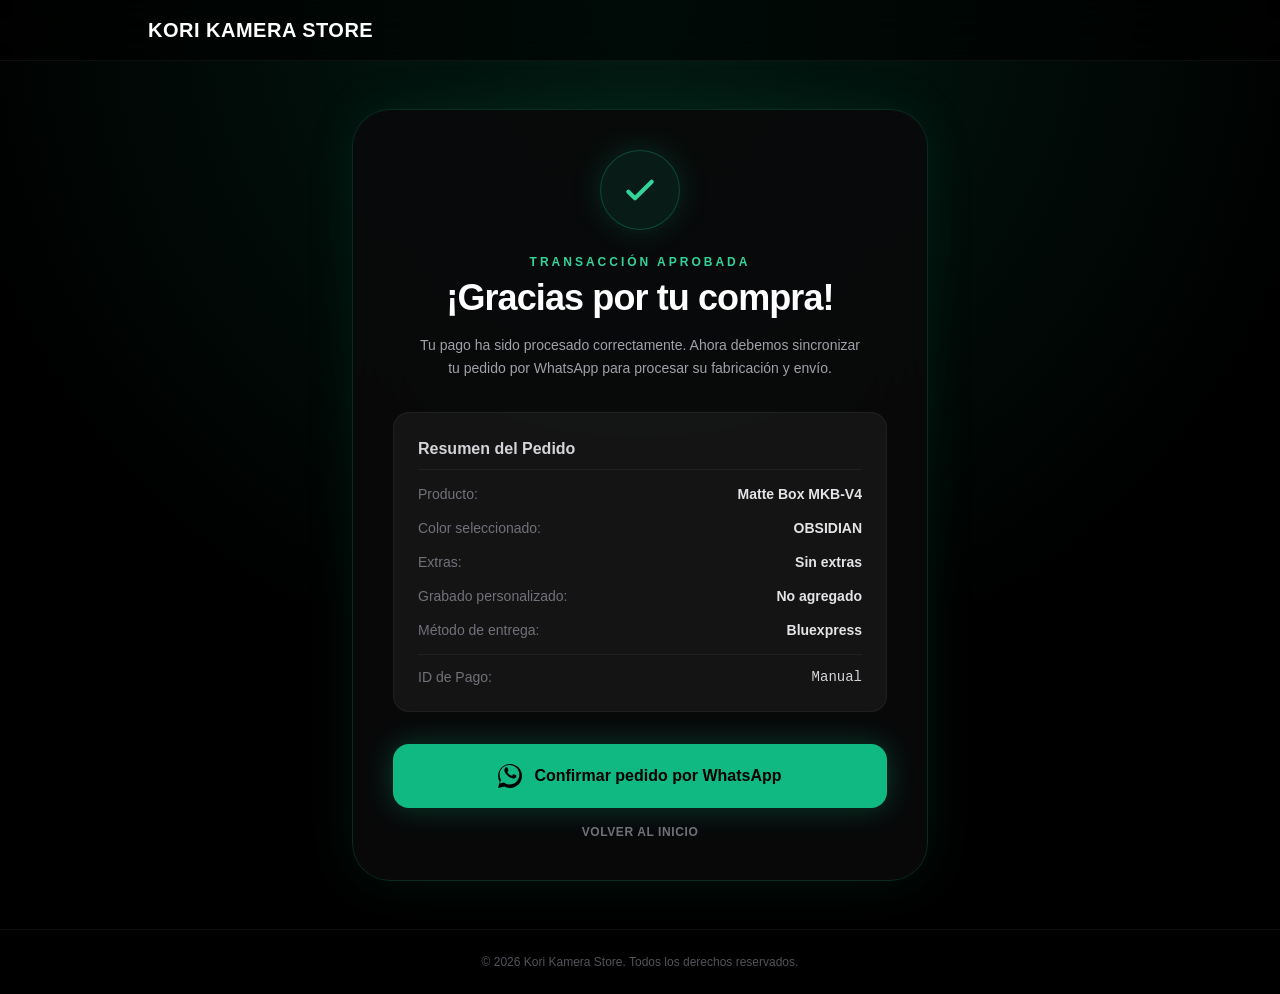
<file: pago-exitoso.html>
<!DOCTYPE html>
<html lang="es">
<head>
  <meta charset="UTF-8">
  <meta name="viewport" content="width=device-width, initial-scale=1.0">
  <title>¡Pago Exitoso! — Kori Kamera Store</title>
  <meta name="description" content="Tu pago ha sido procesado con éxito. Por favor, confirma tu pedido." />
  <script src="js/tailwind.js"></script>
  <link rel="stylesheet" href="css/style.css" />
  <link rel="icon" type="image/png" href="favicon.png" />
  <style>
    .success-gradient {
      background: radial-gradient(circle at top, rgba(16, 185, 129, 0.15) 0%, transparent 60%);
    }
  </style>
</head>
<body class="bg-black text-white min-h-screen flex flex-col justify-between success-gradient">

  <!-- TOP BAR -->
  <div class="border-b border-white/5 bg-black/60 backdrop-blur-xl">
    <div class="max-w-5xl mx-auto px-5 py-4 flex items-center justify-between">
      <a href="/" class="text-lg md:text-xl font-black tracking-wide hover:opacity-80 transition-opacity">
        KORI KAMERA STORE
      </a>
    </div>
  </div>

  <!-- MAIN CONTENT -->
  <main class="flex-grow flex items-center justify-center px-5 py-12">
    <div class="w-full max-w-xl rounded-[38px] border border-emerald-500/20 bg-zinc-950/90 backdrop-blur-2xl p-7 md:p-10 shadow-[0_0_50px_rgba(16,185,129,0.1)] text-center">
      
      <!-- Icono de éxito con micro-animación -->
      <div class="w-20 h-20 bg-emerald-500/10 border border-emerald-500/30 rounded-full flex items-center justify-center mx-auto mb-6 shadow-[0_0_30px_rgba(16,185,129,0.2)] animate-pulse">
        <svg class="w-10 h-10 text-emerald-400" fill="none" stroke="currentColor" viewBox="0 0 24 24">
          <path stroke-linecap="round" stroke-linejoin="round" stroke-width="2.5" d="M5 13l4 4L19 7"></path>
        </svg>
      </div>

      <p class="text-emerald-400 uppercase tracking-[0.25em] text-xs font-semibold mb-2">Transacción Aprobada</p>
      <h1 class="text-3xl md:text-4xl font-black tracking-tight mb-4">¡Gracias por tu compra!</h1>
      <p class="text-zinc-400 text-sm leading-relaxed mb-8 max-w-md mx-auto">
        Tu pago ha sido procesado correctamente. Ahora debemos sincronizar tu pedido por WhatsApp para procesar su fabricación y envío.
      </p>

      <!-- RESUMEN DE PEDIDO -->
      <div class="text-left rounded-2xl border border-white/5 bg-white/5 p-6 mb-8 text-sm space-y-3.5">
        <h3 class="font-bold text-base border-b border-white/5 pb-2 text-zinc-300">Resumen del Pedido</h3>
        
        <div class="flex justify-between gap-4">
          <span class="text-zinc-500">Producto:</span>
          <span id="orderProductName" class="font-semibold text-zinc-200">Matte Box MKB-V4</span>
        </div>

        <div id="physicalDetails" class="space-y-3.5">
          <div class="flex justify-between gap-4">
            <span class="text-zinc-500">Color seleccionado:</span>
            <span id="orderColor" class="font-semibold text-zinc-200">-</span>
          </div>

          <div class="flex justify-between gap-4">
            <span class="text-zinc-500">Extras:</span>
            <span id="orderExtras" class="font-semibold text-zinc-200 text-right max-w-[250px]">-</span>
          </div>

          <div class="flex justify-between gap-4">
            <span class="text-zinc-500">Grabado personalizado:</span>
            <span id="orderEngraving" class="font-semibold text-zinc-200">-</span>
          </div>

          <div class="flex justify-between gap-4">
            <span class="text-zinc-500">Método de entrega:</span>
            <span id="orderShipping" class="font-semibold text-zinc-200">-</span>
          </div>
        </div>

        <div id="workshopDetails" class="hidden space-y-3.5">
          <div class="flex justify-between gap-4">
            <span class="text-zinc-500">Instagram:</span>
            <span id="orderInstagram" class="font-semibold text-zinc-200">-</span>
          </div>

          <div class="flex justify-between gap-4">
            <span class="text-zinc-500">Correo:</span>
            <span id="orderEmail" class="font-semibold text-zinc-200">-</span>
          </div>
        </div>

        <div class="flex justify-between gap-4 border-t border-white/5 pt-3">
          <span class="text-zinc-500 font-medium">ID de Pago:</span>
          <span id="orderPaymentId" class="font-mono text-zinc-300">-</span>
        </div>
      </div>

      <!-- BOTÓN PRINCIPAL WHATSAPP -->
      <button id="whatsappBtn" class="w-full py-5 rounded-2xl bg-emerald-500 text-black font-extrabold hover:bg-emerald-400 hover:scale-[1.01] transition-all duration-300 flex items-center justify-center gap-3 shadow-[0_0_30px_rgba(16,185,129,0.3)]">
        <!-- Icono de WhatsApp -->
        <svg class="w-6 h-6 fill-current" viewBox="0 0 24 24">
          <path d="M.057 24l1.687-6.163c-1.041-1.804-1.588-3.849-1.587-5.946C.06 5.348 5.397.01 12.008.01c3.202.001 6.212 1.246 8.477 3.513 2.262 2.268 3.507 5.28 3.505 8.484-.004 6.657-5.34 11.997-11.953 11.997-2.005-.001-3.973-.502-5.724-1.455L0 24zm6.59-4.846c1.6.95 3.188 1.449 4.825 1.451 5.436 0 9.86-4.37 9.864-9.799.002-2.63-1.023-5.101-2.885-6.965C16.528 2.025 14.069.993 11.458.993 6.024.993 1.6 5.362 1.596 10.793c-.001 1.739.46 3.436 1.332 4.939l-1.03 3.766 3.859-1.009c1.472.8 3.136 1.25 4.81 1.251-.012 0-.012 0 0 0zm11.23-7.93c-.3-.149-1.772-.862-2.046-.962-.273-.1-.472-.149-.672.15-.198.298-.77.962-.943 1.16-.173.199-.347.224-.647.075-.3-.15-1.266-.46-2.41-1.466-.889-.78-1.49-1.743-1.664-2.043-.173-.3-.018-.462.13-.61.135-.133.3-.347.45-.52.149-.174.199-.298.298-.497.1-.198.05-.371-.025-.52-.075-.149-.672-1.59-.92-2.18-.243-.584-.488-.507-.672-.516-.172-.008-.371-.01-.57-.01-.199 0-.523.074-.797.372-.273.297-1.042 1.016-1.042 2.479 0 1.462 1.067 2.877 1.216 3.076.149.198 2.099 3.161 5.083 4.437.71.304 1.264.485 1.696.62.714.223 1.365.191 1.877.115.571-.085 1.772-.714 2.022-1.405.25-.69.25-1.282.174-1.405-.075-.124-.273-.198-.573-.348z"/>
        </svg>
        Confirmar pedido por WhatsApp
      </button>

      <a href="/" class="block mt-4 text-zinc-500 hover:text-zinc-300 text-xs font-semibold uppercase tracking-wider transition-colors">
        Volver al inicio
      </a>

    </div>
  </main>

  <!-- FOOTER -->
  <footer class="border-t border-white/5 py-6 text-center text-xs text-zinc-600">
    &copy; 2026 Kori Kamera Store. Todos los derechos reservados.
  </footer>

  <script>
    // Recuperar parámetros de Mercado Pago desde la URL
    const urlParams = new URLSearchParams(window.location.search);
    const paymentId = urlParams.get('payment_id') || urlParams.get('preference_id') || 'Manual';
    const status = urlParams.get('status') || 'approved';

    // Recuperar datos guardados localmente del formulario antes de pagar
    let orderData = {};
    try {
      orderData = JSON.parse(sessionStorage.getItem('last_order_details') || localStorage.getItem('last_order_details') || '{}');
    } catch(e) {
      console.error('Error cargando los detalles del pedido:', e);
    }

    // Completar los campos de la interfaz
    document.getElementById('orderPaymentId').innerText = paymentId;

    const isWorkshop = orderData.activeProduct === 'TALLER_BASICO' || orderData.activeProduct === 'TALLER_EXTENDIDO' || orderData.activeProduct === 'TALLER_ILUMINACION' || orderData.activeProduct === 'TALLER_VIDEO';

    if (isWorkshop) {
      if (orderData.activeProduct === 'TALLER_BASICO') {
        document.getElementById('orderProductName').innerText = 'Taller de Fotografía Básico';
      } else if (orderData.activeProduct === 'TALLER_EXTENDIDO') {
        document.getElementById('orderProductName').innerText = 'Taller de Fotografía Extendido';
      } else if (orderData.activeProduct === 'TALLER_ILUMINACION') {
        document.getElementById('orderProductName').innerText = 'Taller de Iluminación para Reels';
      } else if (orderData.activeProduct === 'TALLER_VIDEO') {
        document.getElementById('orderProductName').innerText = 'Taller de Video con Smartphone';
      }
      
      // Ocultar sección física y mostrar sección de taller
      document.getElementById('physicalDetails').classList.add('hidden');
      document.getElementById('workshopDetails').classList.remove('hidden');
      
      document.getElementById('orderInstagram').innerText = orderData.instagram || '-';
      document.getElementById('orderEmail').innerText = orderData.email || '-';
    } else {
      document.getElementById('orderProductName').innerText = 'Matte Box MKB-V4';
      
      document.getElementById('orderColor').innerText = orderData.color || 'OBSIDIAN';
      document.getElementById('orderShipping').innerText = orderData.shippingMethod || 'Bluexpress';
      
      // Extras list
      const extras = [];
      if (orderData.reducers) extras.push('Kit Reductores');
      if (orderData.adapter) extras.push('Adaptador 77mm');
      if (orderData.customAdapter) {
        const details = [];
        if (orderData.customAdapterDetails?.mm) details.push(orderData.customAdapterDetails.mm + 'mm');
        if (orderData.customAdapterDetails?.lens) details.push(orderData.customAdapterDetails.lens);
        extras.push('Adaptador Personalizado' + (details.length ? ` (${details.join(' — ')})` : ''));
      }
      document.getElementById('orderExtras').innerText = extras.length ? extras.join(', ') : 'Sin extras';

      // Grabado
      const engravingText = orderData.engraving ? (orderData.engravingText || 'Pendiente') : 'No agregado';
      document.getElementById('orderEngraving').innerText = engravingText;
    }

    // Configurar botón de WhatsApp
    const whatsappBtn = document.getElementById('whatsappBtn');
    whatsappBtn.addEventListener('click', () => {
      const name = orderData.name || 'Cliente';
      
      let message = '';
      if (isWorkshop) {
        const instagram = orderData.instagram || '';
        const email = orderData.email || '';
        let productName = '';
        if (orderData.activeProduct === 'TALLER_BASICO') productName = 'Taller de Fotografía Básico';
        else if (orderData.activeProduct === 'TALLER_EXTENDIDO') productName = 'Taller de Fotografía Extendido';
        else if (orderData.activeProduct === 'TALLER_ILUMINACION') productName = 'Taller de Iluminación para Reels';
        else if (orderData.activeProduct === 'TALLER_VIDEO') productName = 'Taller de Video con Smartphone';
        message = `hola soy ${name} compre el taller de ${productName}. Mis datos: Instagram: ${instagram}, Correo: ${email}. ID de Pago: ${paymentId}`;
      } else {
        const phone = orderData.phone || '';
        const extrasMsg = [];
        if (orderData.reducers) extrasMsg.push('Kit Reductores');
        if (orderData.adapter) extrasMsg.push('Adaptador 77mm');
        if (orderData.customAdapter) {
          const details = [];
          if (orderData.customAdapterDetails?.mm) details.push(orderData.customAdapterDetails.mm + 'mm');
          if (orderData.customAdapterDetails?.lens) details.push(orderData.customAdapterDetails.lens);
          extrasMsg.push('Adaptador Personalizado' + (details.length ? ` (${details.join(' — ')})` : ''));
        }
        const extrasText = extrasMsg.length ? extrasMsg.join(', ') : 'Sin extras';
        const engravingText = orderData.engraving ? (orderData.engravingText || 'Pendiente') : 'No agregado';
        
        let invoiceText = '';
        if (orderData.invoice && orderData.invoiceDetails) {
          invoiceText = `\n\nFACTURA:\nEmpresa: ${orderData.invoiceDetails.company || ''}\nRUT: ${orderData.invoiceDetails.rut || ''}\nGiro: ${orderData.invoiceDetails.business || ''}\nDirección: ${orderData.invoiceDetails.address || ''}`;
        }

        message = `Hola Kori Kamera Store, acabo de pagar mi pedido!\n\nID de Pago: ${paymentId}\nNombre: ${name}\nTeléfono: ${phone}\nColor: ${orderData.color || 'OBSIDIAN'}\nExtras: ${extrasText}\nNombre personalizado: ${engravingText}\nEntrega: ${orderData.shippingMethod || 'Bluexpress'}${invoiceText}`;
      }
      
      const encodedMsg = encodeURIComponent(message);
      window.open(`https://wa.me/56950870076?text=${encodedMsg}`, '_blank');
    });
  </script>

</body>
</html>
</file>
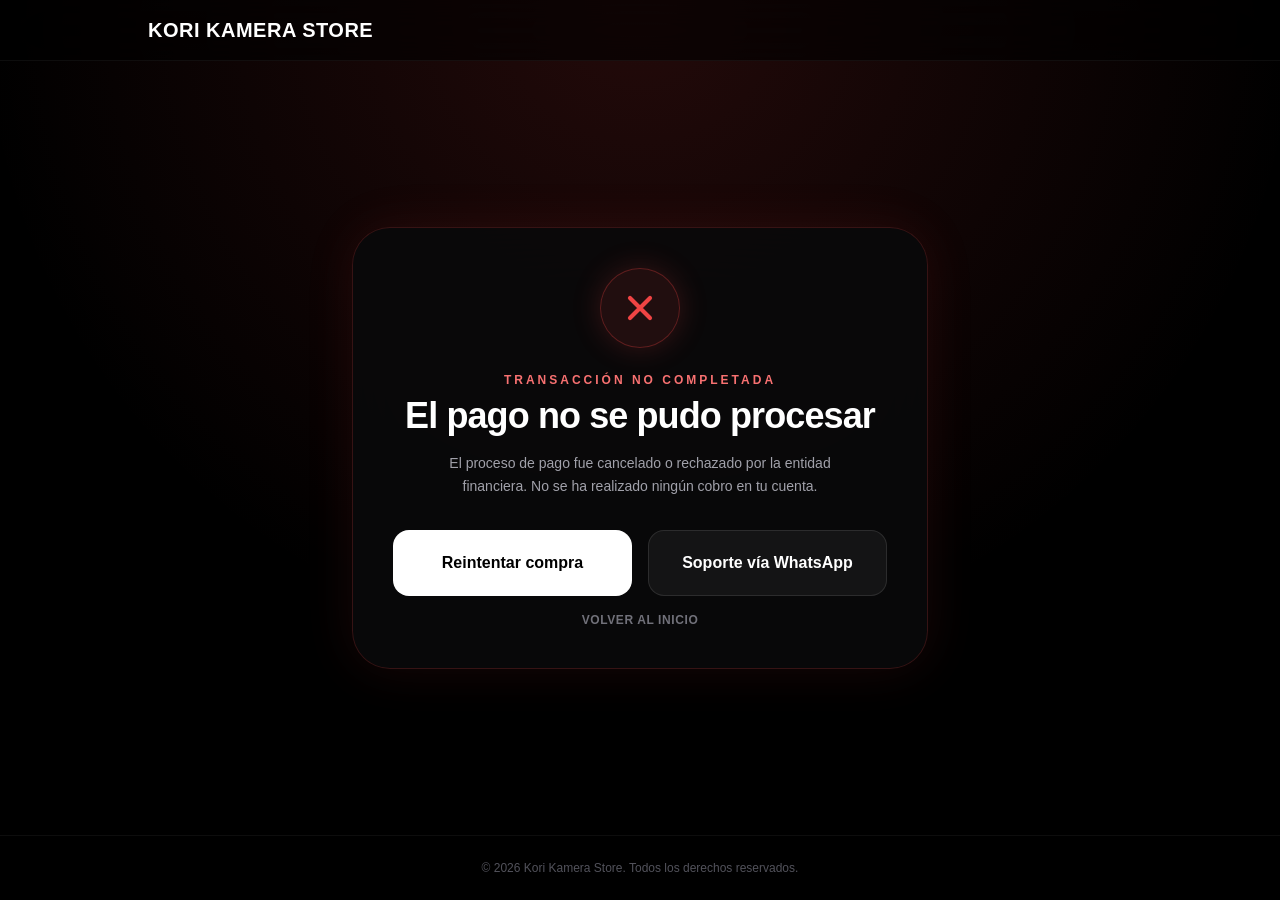
<file: pago-fallido.html>
<!DOCTYPE html>
<html lang="es">
<head>
  <meta charset="UTF-8">
  <meta name="viewport" content="width=device-width, initial-scale=1.0">
  <title>Pago Fallido — Kori Kamera Store</title>
  <meta name="description" content="Hubo un problema al procesar tu pago. Inténtalo de nuevo." />
  <script src="js/tailwind.js"></script>
  <link rel="stylesheet" href="css/style.css" />
  <link rel="icon" type="image/png" href="favicon.png" />
  <style>
    .failure-gradient {
      background: radial-gradient(circle at top, rgba(239, 68, 68, 0.15) 0%, transparent 60%);
    }
  </style>
</head>
<body class="bg-black text-white min-h-screen flex flex-col justify-between failure-gradient">

  <!-- TOP BAR -->
  <div class="border-b border-white/5 bg-black/60 backdrop-blur-xl">
    <div class="max-w-5xl mx-auto px-5 py-4 flex items-center justify-between">
      <a href="/" class="text-lg md:text-xl font-black tracking-wide hover:opacity-80 transition-opacity">
        KORI KAMERA STORE
      </a>
    </div>
  </div>

  <!-- MAIN CONTENT -->
  <main class="flex-grow flex items-center justify-center px-5 py-12">
    <div class="w-full max-w-xl rounded-[38px] border border-red-500/20 bg-zinc-950/90 backdrop-blur-2xl p-7 md:p-10 shadow-[0_0_50px_rgba(239,68,68,0.1)] text-center">
      
      <!-- Icono de error con micro-animación -->
      <div class="w-20 h-20 bg-red-500/10 border border-red-500/30 rounded-full flex items-center justify-center mx-auto mb-6 shadow-[0_0_30px_rgba(239,68,68,0.2)]">
        <svg class="w-10 h-10 text-red-500" fill="none" stroke="currentColor" viewBox="0 0 24 24">
          <path stroke-linecap="round" stroke-linejoin="round" stroke-width="2.5" d="M6 18L18 6M6 6l12 12"></path>
        </svg>
      </div>

      <p class="text-red-400 uppercase tracking-[0.25em] text-xs font-semibold mb-2">Transacción no completada</p>
      <h1 class="text-3xl md:text-4xl font-black tracking-tight mb-4">El pago no se pudo procesar</h1>
      <p class="text-zinc-400 text-sm leading-relaxed mb-8 max-w-sm mx-auto">
        El proceso de pago fue cancelado o rechazado por la entidad financiera. No se ha realizado ningún cobro en tu cuenta.
      </p>

      <!-- ACCIONES -->
      <div class="grid sm:grid-cols-2 gap-4 mb-4">
        <a href="/" class="w-full py-5 rounded-2xl bg-white text-black font-extrabold hover:bg-zinc-200 transition-all duration-300 flex items-center justify-center gap-2">
          Reintentar compra
        </a>

        <button id="supportBtn" class="w-full py-5 rounded-2xl border border-white/10 bg-white/5 hover:bg-white/10 font-bold transition-all duration-300 flex items-center justify-center gap-2">
          Soporte vía WhatsApp
        </button>
      </div>

      <a href="/" class="block mt-4 text-zinc-500 hover:text-zinc-300 text-xs font-semibold uppercase tracking-wider transition-colors">
        Volver al inicio
      </a>

    </div>
  </main>

  <!-- FOOTER -->
  <footer class="border-t border-white/5 py-6 text-center text-xs text-zinc-600">
    &copy; 2026 Kori Kamera Store. Todos los derechos reservados.
  </footer>

  <script>
    // Obtener detalles guardados para personalizar la ayuda
    let orderData = {};
    try {
      orderData = JSON.parse(sessionStorage.getItem('last_order_details') || '{}');
    } catch(e) {}

    const supportBtn = document.getElementById('supportBtn');
    supportBtn.addEventListener('click', () => {
      const name = orderData.name || 'Cliente';
      const message = `Hola Kori Kamera Store, tuve un inconveniente al intentar realizar el pago de mi pedido a nombre de ${name}. ¿Me podrían ayudar a coordinarlo?`;
      const encodedMsg = encodeURIComponent(message);
      window.open(`https://wa.me/56950870076?text=${encodedMsg}`, '_blank');
    });
  </script>

</body>
</html>
</file>
<file: css/style.css>
.hidden{display:none}
body{background:#000;color:#fff;font-family:sans-serif}

/* Bloquea click derecho visual y drag en imágenes y video */
img, video{
 -webkit-user-drag:none;
 user-drag:none;
 -webkit-user-select:none;
 user-select:none;
}

/* Solo las imágenes dentro de galerías pierden pointer-events (el ::after las cubre) */
.gallery-wrap img, .gallery-wrap video{
 pointer-events:none;
}

/* Capa invisible encima de cada galería para bloquear click derecho en la imagen */
.gallery-wrap::after{
 content:'';
 position:absolute;
 inset:0;
 z-index:10;
 pointer-events:auto;
}
.active-color{
background:linear-gradient(90deg,hsla(215,99%,42%,0.34),hsla(275,90%,36%,0.34))!important;
color:#fff!important;
border-color:rgba(255,255,255,.18)!important;
-webkit-backdrop-filter:blur(12px);
backdrop-filter:blur(12px)
}
.gallery-arrow{
position:absolute;
top:50%;
transform:translateY(-50%);
font-size:34px;
font-weight:200;
color:rgba(255,255,255,.58);
pointer-events:none;
text-shadow:0 0 18px rgba(255,255,255,.18);
animation:floatArrow 2.8s ease-in-out infinite;
-webkit-backdrop-filter:blur(6px);
backdrop-filter:blur(6px)
}

@keyframes floatArrow{
0%,100%{transform:translateY(-50%) translateX(0)}
50%{transform:translateY(-50%) translateX(4px)}
}



#transitionOverlay{
position:fixed;
inset:0;
pointer-events:none;
opacity:0;
z-index:999;
overflow:hidden;
transition:opacity .35s ease;
}

#transitionOverlay::before{
content:'';
position:absolute;
inset:-20%;
background:
linear-gradient(135deg,
transparent 0%,
transparent 32%,
rgba(59,130,246,.12) 42%,
rgba(147,51,234,.22) 50%,
rgba(59,130,246,.12) 58%,
transparent 68%,
transparent 100%),
radial-gradient(circle at center,
rgba(147,51,234,.10),
transparent 60%);
transform:translateX(-120%) skewX(-18deg) scale(1.1);
filter:blur(18px);
}

#transitionOverlay.active{
opacity:1;
}

#transitionOverlay.active::before{
animation:cinematicSwipe .65s cubic-bezier(.22,.61,.36,1) forwards;
}

@keyframes cinematicSwipe{
0%{
transform:translateX(-120%) skewX(-18deg) scale(1.08);
opacity:0;
}
15%{
opacity:.9;
}
45%{
opacity:1;
}
100%{
transform:translateX(120%) skewX(-18deg) scale(1);
opacity:0;
}
}

.gallery-arrow.left{left:22px}
.gallery-arrow.right{right:22px}

/* ========================================= */
/* GALLERY CROSSFADE — dos capas apiladas    */
/* ========================================= */

.gallery-wrap{
position:relative;
width:100%;
height:100%;
background:#111;
}

.gallery-layer{
position:absolute;
inset:0;
width:100%;
height:100%;
transition:opacity .55s cubic-bezier(.4,0,.2,1);
will-change:opacity;
backface-visibility:hidden;
transform:translateZ(0);
}

.gallery-layer img{
width:100%;
height:100%;
object-fit:cover;
display:block;
transform:translateZ(0);
backface-visibility:hidden;
}

/* Dots siempre visibles sobre las imágenes */
#rigDots, #productDots, #tp1RigDots, #tp1ProductDots{
padding:5px 10px;
border-radius:20px;
background:rgba(0,0,0,0.4);
-webkit-backdrop-filter:blur(6px);
backdrop-filter:blur(6px);
pointer-events:none;
}

#homePage,
#catalogPage,
#productPage,
#tp1Page,
#gabo3dprintPage{
transition:opacity .32s ease, transform .45s cubic-bezier(.22,.61,.36,1);
will-change:opacity,transform;
}

.page-hidden{
opacity:0;
transform:translateY(10px) scale(.992);
pointer-events:none;
}

.page-visible{
opacity:1;
transform:translateY(0) scale(1);
pointer-events:auto;
}
/* ========================================= */
/* MINIMAL SCROLLBAR */
/* ========================================= */

::-webkit-scrollbar{
width:10px;
}

::-webkit-scrollbar-track{
background:transparent;
border-radius:999px;
}

::-webkit-scrollbar-thumb{
background:linear-gradient(
180deg,
rgba(255,255,255,0.14),
rgba(255,255,255,0.06)
);
border:1px solid rgba(255,255,255,0.08);
border-radius:999px;
-webkit-backdrop-filter:blur(10px);
backdrop-filter:blur(10px);
}

::-webkit-scrollbar-thumb:hover{
background:linear-gradient(
180deg,
rgba(120,170,255,0.22),
rgba(255,255,255,0.10)
);
}

html{
scrollbar-color:rgba(255,255,255,0.18) transparent;
scrollbar-width:thin;
}

/* Animación de revelado con desfase elegante para tarjetas */
.reveal-card {
  opacity: 0;
  transform: translateY(40px) scale(0.97);
  transition: opacity 0.95s cubic-bezier(0.16, 1, 0.3, 1), 
              transform 0.95s cubic-bezier(0.16, 1, 0.3, 1);
  will-change: opacity, transform;
}

.reveal-card.revealed {
  opacity: 1;
  transform: translateY(0) scale(1);
}

/* Transición suave para el cambio de altura dinámica en el modal */
#gabo3dPopupSlider {
  transition: height 0.4s cubic-bezier(0.25, 1, 0.5, 1);
}

/* iOS scroll lock: fija el body cuando un modal está abierto */
body.ios-scroll-lock {
  position: fixed;
  width: 100%;
  overflow: hidden;
}
</file>
